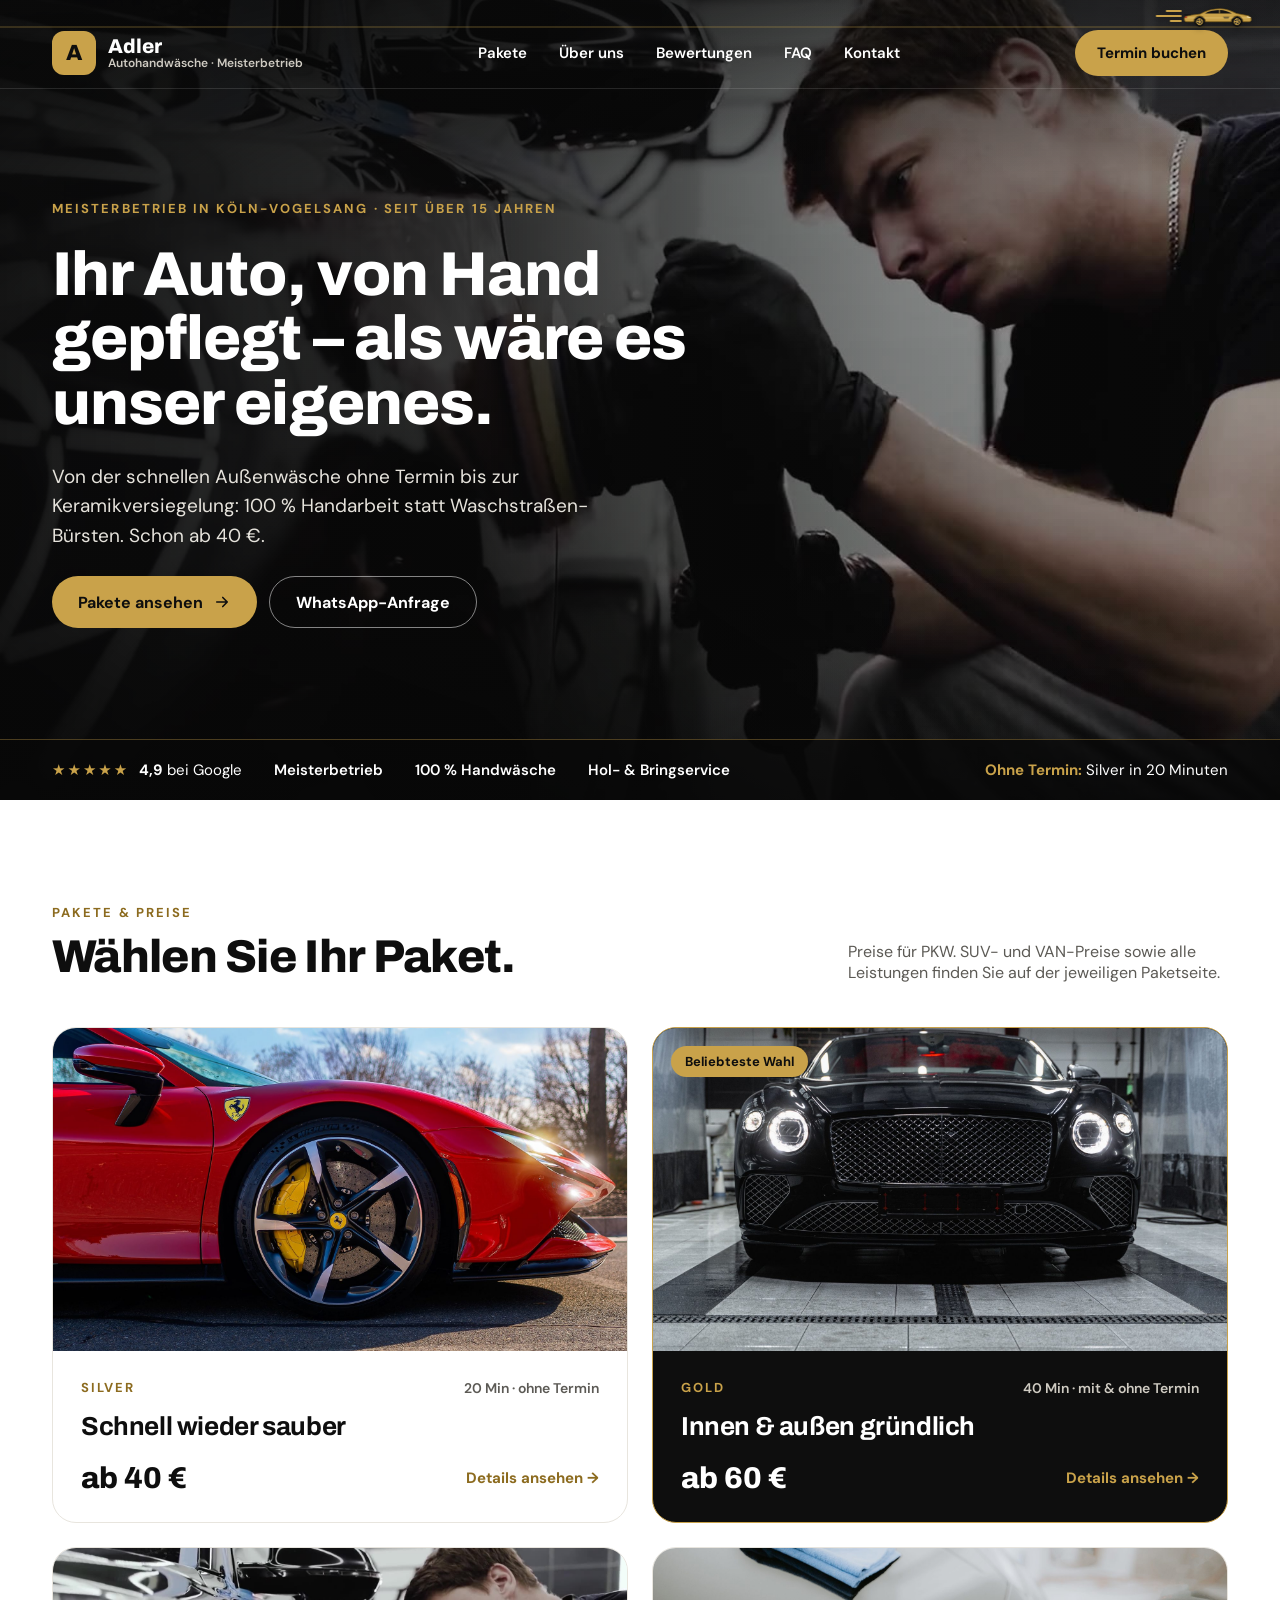
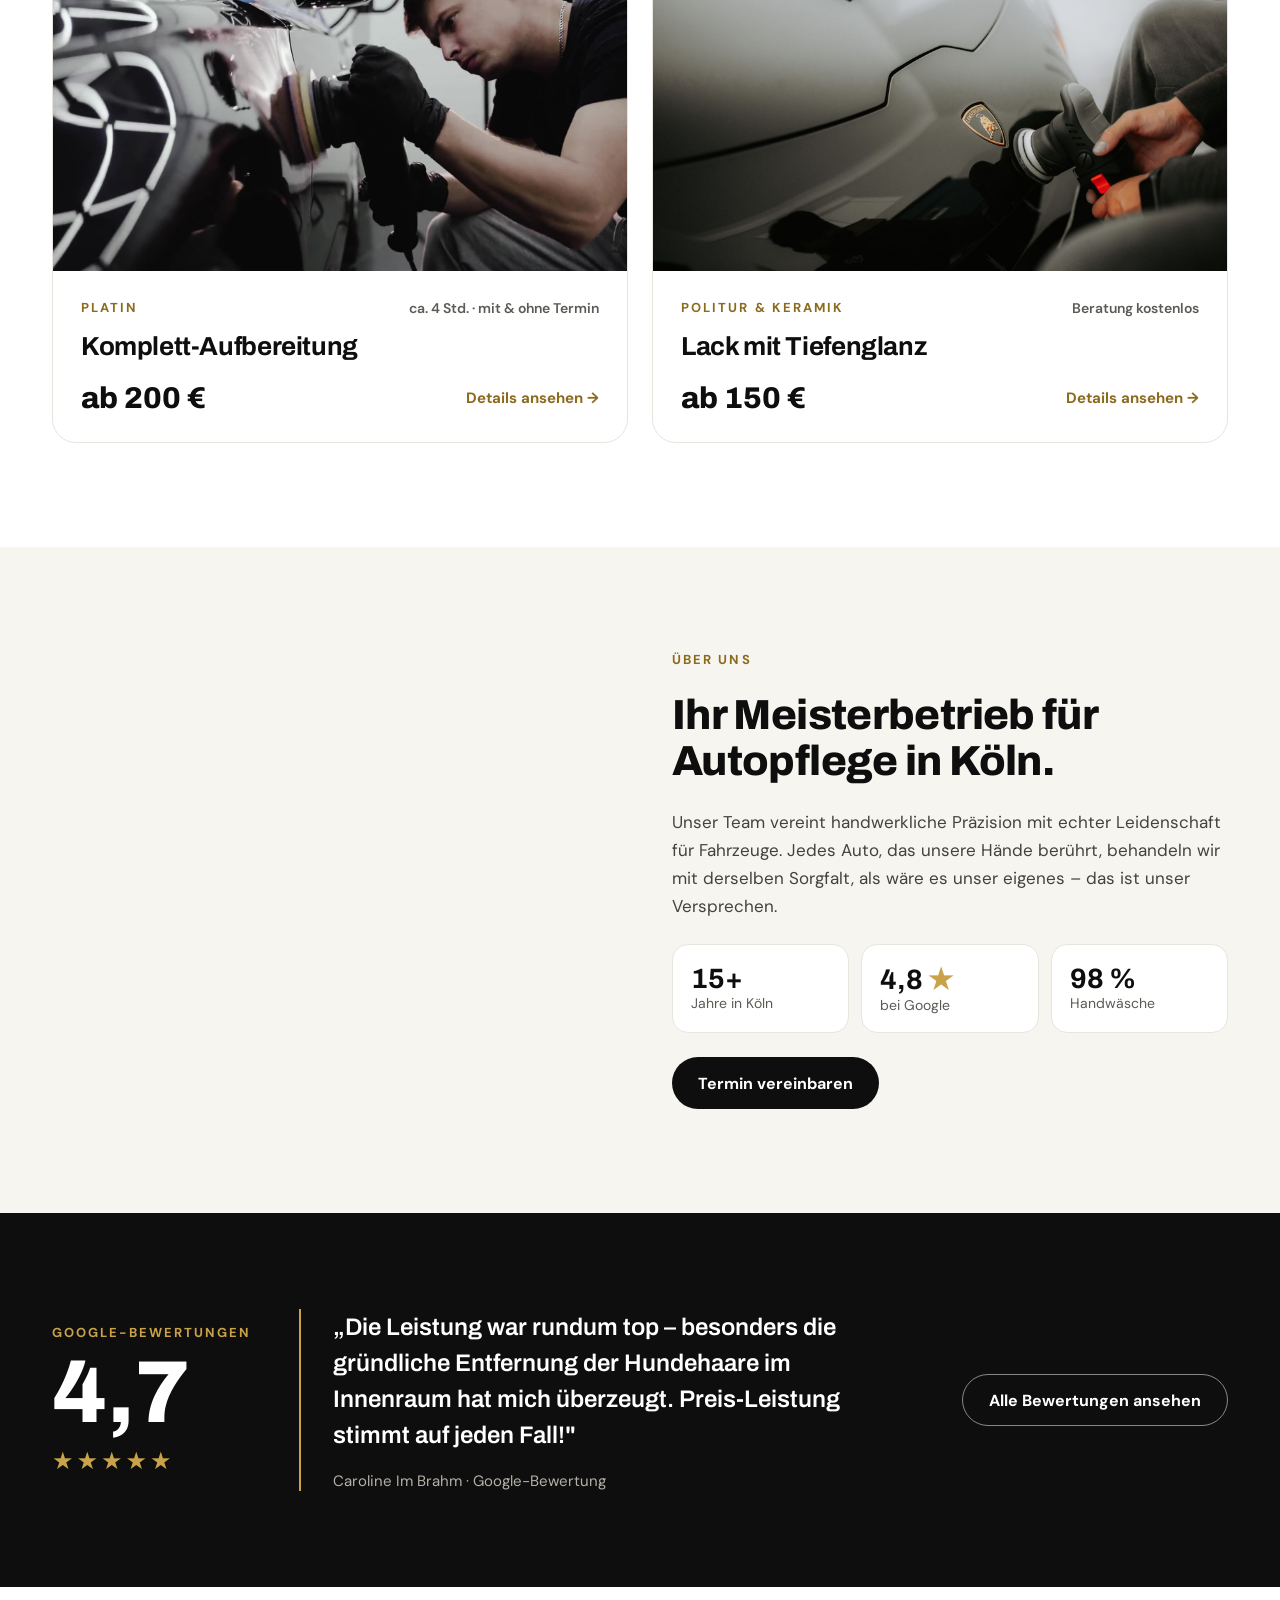
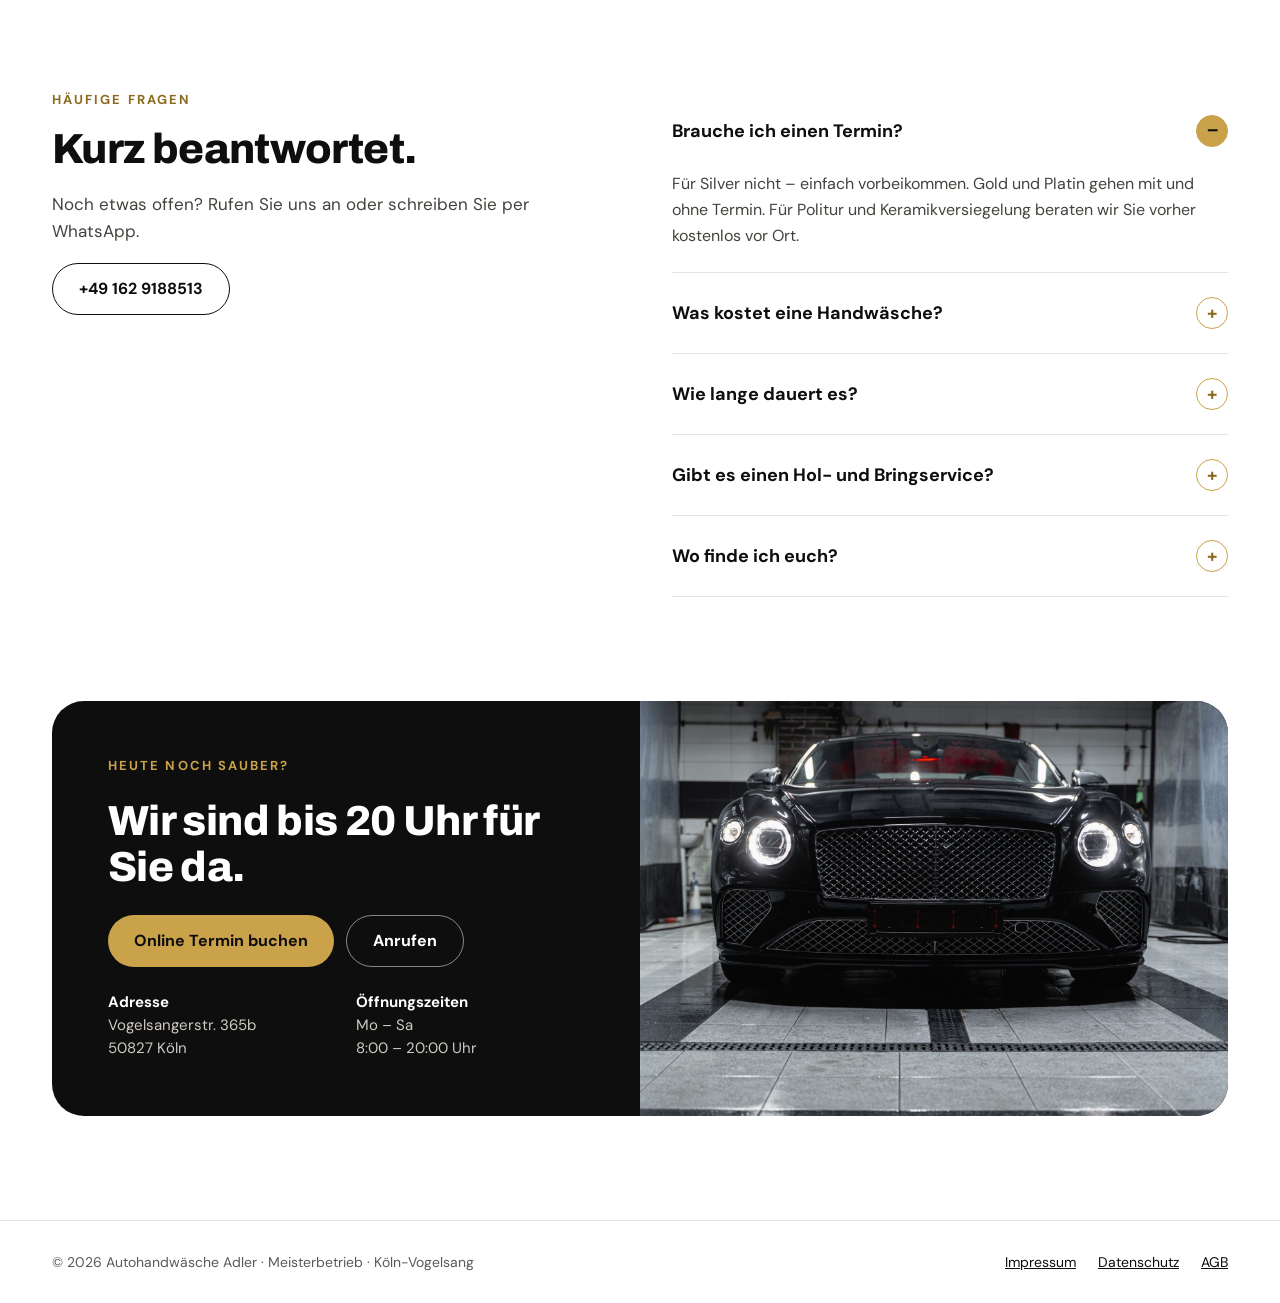
<file: index.html>
<!doctype html>
<html lang="de">
<head>
<meta charset="utf-8">
<meta name="viewport" content="width=device-width, initial-scale=1">
<title>Autohandwäsche & Autoaufbereitung Köln ab 40 € | Adler</title>
<meta name="description" content="Autohandwäsche Adler – Meisterbetrieb für Handwäsche, Aufbereitung, Politur und Keramikversiegelung in Köln-Vogelsang. 4,9★ bei Google, ab 40 €.">
<meta name="theme-color" content="#0E0E0E">
<link rel="preconnect" href="https://fonts.googleapis.com">
<link href="https://fonts.googleapis.com/css2?family=Archivo:wght@500;600;700;800&amp;family=DM+Sans:wght@400;500;600;700&amp;display=swap" rel="stylesheet">
<style>
body{margin:0;background:#FFFFFF;color:#0E0E0E;font-family:'DM Sans',system-ui,sans-serif;-webkit-font-smoothing:antialiased}
*{box-sizing:border-box}
a{color:#8C6B1F}a:hover{color:#0E0E0E}
h1,h2,h3{font-family:'Archivo',system-ui,sans-serif;margin:0;letter-spacing:-0.015em}
p{margin:0}
.wrap{max-width:1240px;margin:0 auto;padding:0 32px}
.btn{display:inline-flex;align-items:center;justify-content:center;gap:10px;min-height:52px;padding:0 26px;border-radius:999px;font-weight:700;font-size:16px;text-decoration:none;white-space:nowrap}
.btn-gold{background:#C9A24A;color:#0E0E0E}.btn-gold:hover{background:#DDB862;color:#0E0E0E}
.btn-black{background:#0E0E0E;color:#FFFFFF}.btn-black:hover{background:#2A2A2A;color:#FFFFFF}
.btn-line{border:1.5px solid rgba(255,255,255,.5);color:#FFFFFF}.btn-line:hover{border-color:#C9A24A;color:#C9A24A}
.btn-outline{border:1.5px solid #0E0E0E;color:#0E0E0E}.btn-outline:hover{background:#0E0E0E;color:#FFFFFF}
.eyebrow{font-size:13px;font-weight:700;letter-spacing:.16em;text-transform:uppercase;color:#8C6B1F}
.gold-txt{color:#C9A24A}
.nav{display:flex;gap:32px}.nav a{color:#FFFFFF;text-decoration:none;font-weight:600;font-size:15px}.nav a:hover{color:#C9A24A}
.cover{display:block;width:100%;object-fit:cover}
.hero{position:relative;overflow:hidden;background:#0B0B0B;min-height:800px;display:flex;flex-direction:column}
.hero-video{position:absolute;inset:0;width:100%;height:100%;object-fit:cover;object-position:60% 40%}
.hero-shade{position:absolute;inset:0;background:linear-gradient(90deg,rgba(8,8,8,.93) 0%,rgba(8,8,8,.8) 38%,rgba(8,8,8,.38) 70%,rgba(8,8,8,.15) 100%),linear-gradient(180deg,rgba(8,8,8,.6) 0%,rgba(8,8,8,0) 22%,rgba(8,8,8,0) 70%,rgba(8,8,8,.65) 100%)}
.hero-head{position:relative;z-index:2;border-bottom:1px solid rgba(255,255,255,.12)}
.hero-body{position:relative;z-index:2;flex:1;display:flex;align-items:center;padding-top:72px;padding-bottom:72px;width:100%}
.hero-trust{position:relative;z-index:2;background:rgba(8,8,8,.75);border-top:1px solid rgba(201,162,74,.35)}
.pk-grid{display:grid;grid-template-columns:repeat(2,minmax(0,1fr));gap:24px}
.pk{display:flex;flex-direction:column;border-radius:24px;overflow:hidden;background:#FFFFFF;border:1px solid #E8E5DE;text-decoration:none;color:#0E0E0E}
.pk:hover{border-color:#C9A24A;color:#0E0E0E}
.pk-dark{background:#0E0E0E;border:1.5px solid #C9A24A;color:#FFFFFF}.pk-dark:hover{color:#FFFFFF}
.split{display:grid;grid-template-columns:minmax(0,1fr) minmax(0,1fr);gap:64px;align-items:center}
details{border-bottom:1px solid #E8E5DE}
summary{cursor:pointer;list-style:none;padding:24px 0;font-weight:700;font-size:18px;display:flex;justify-content:space-between;gap:16px;align-items:center}
summary::-webkit-details-marker{display:none}
.plus{flex:none;width:32px;height:32px;border-radius:50%;border:1.5px solid #C9A24A;color:#8C6B1F;display:flex;align-items:center;justify-content:center;font-size:18px}
@media (max-width:900px){.split,.pk-grid{grid-template-columns:minmax(0,1fr);gap:28px}.nav{display:none}.hide-m{display:none}.hero{min-height:680px}.hero-shade{background:rgba(8,8,8,.72)}}
@media (max-width:560px){.wrap{padding:0 16px}.h1{font-size:40px}.h2{font-size:32px}.btn{width:100%}}
.veh-l{font-weight:700;font-size:15px;color:#5C5A55}.veh-p{font-family:Archivo,sans-serif;font-weight:800;font-size:28px}.sum-line{display:flex;justify-content:space-between;gap:12px}.sum-line strong{color:#FFFFFF;white-space:nowrap}[hidden]{display:none!important}html{scroll-behavior:smooth}
</style>
<link rel="stylesheet" href="assets/fx.css">
</head>
<body>
<div style="width: 100%; background: #FFFFFF">

<!-- Hero with video -->
<section id="top" class="hero">
<video class="hero-video" src="assets/hero.mp4" poster="assets/hero-poster.jpg" autoplay="" muted="" loop="" playsinline="" preload="auto" aria-hidden="true"></video>
<div class="hero-shade" aria-hidden="true"></div>
<header class="hero-head">
<div class="wrap" style="display: flex; align-items: center; justify-content: space-between; gap: 24px; min-height: 88px">
<a href="#top" style="display: flex; align-items: center; gap: 12px; text-decoration: none">
<span aria-hidden="true" style="width: 44px; height: 44px; border-radius: 12px; background: #C9A24A; color: #0E0E0E; display: flex; align-items: center; justify-content: center; font-family: 'Archivo', sans-serif; font-weight: 800; font-size: 22px">A</span>
<span style="display: flex; flex-direction: column; line-height: 1.1"><span style="font-family: 'Archivo', sans-serif; font-weight: 800; font-size: 20px; color: #FFFFFF">Adler</span><span style="font-size: 12px; color: #CFCBC2; font-weight: 600">Autohandwäsche · Meisterbetrieb</span></span>
</a>
<nav class="nav" aria-label="Hauptnavigation">
<a href="#pakete">Pakete</a>
<a href="#ueber-uns">Über uns</a>
<a href="#bewertungen">Bewertungen</a>
<a href="#faq">FAQ</a>
<a href="#kontakt">Kontakt</a>
</nav>
<a class="btn btn-gold" href="https://www.cal.eu/adlerwash?redirect=false" style="min-height: 46px; padding: 0 22px; font-size: 15px">Termin buchen</a>
</div>
</header>
<div class="wrap hero-body">
<div style="display: flex; flex-direction: column; gap: 26px; max-width: 640px">
<span class="eyebrow gold-txt" style="color: #C9A24A">Meisterbetrieb in Köln-Vogelsang · seit über 15 Jahren</span>
<h1 class="h1" style="font-size: 62px; line-height: 1.04; font-weight: 800; color: #FFFFFF">Ihr Auto, von Hand gepflegt – als wäre es unser eigenes.</h1>
<p style="font-size: 19px; line-height: 1.55; color: #E6E3DC; max-width: 540px">Von der schnellen Außenwäsche ohne Termin bis zur Keramikversiegelung: 100 % Handarbeit statt Waschstraßen-Bürsten. Schon ab 40 €.</p>
<div style="display: flex; flex-wrap: wrap; gap: 12px">
<a class="btn btn-gold" href="#pakete">Pakete ansehen
<svg width="18" height="18" viewBox="0 0 24 24" fill="none" stroke="currentColor" stroke-width="2.2" stroke-linecap="round" stroke-linejoin="round" aria-hidden="true"><path d="M5 12h14M13 6l6 6-6 6"/></svg></a>
<a class="btn btn-line" href="https://api.whatsapp.com/send?phone=491629188513">WhatsApp-Anfrage</a>
</div>
</div>
</div>
<div class="hero-trust">
<div class="wrap" style="display: flex; flex-wrap: wrap; align-items: center; justify-content: space-between; gap: 14px 28px; padding-top: 20px; padding-bottom: 20px; color: #FFFFFF; font-size: 15px">
<div style="display: flex; flex-wrap: wrap; gap: 14px 32px; align-items: center">
<span style="display: flex; align-items: center; gap: 10px"><span style="color: #C9A24A; letter-spacing: 2px" aria-hidden="true">★★★★★</span><span><strong>4,9</strong> bei Google</span></span>
<span style="font-weight: 600">Meisterbetrieb</span>
<span style="font-weight: 600">100 % Handwäsche</span>
<span style="font-weight: 600">Hol- &amp; Bringservice</span>
</div>
<span><strong class="gold-txt" style="color: #C9A24A">Ohne Termin:</strong> Silver in 20 Minuten</span>
</div>
</div>
</section>

<!-- Pakete -->
<section id="pakete" style="padding: 104px 0">
<div class="wrap" style="display: flex; flex-direction: column; gap: 44px">
<div style="display: flex; flex-wrap: wrap; justify-content: space-between; align-items: flex-end; gap: 16px">
<div style="display: flex; flex-direction: column; gap: 12px">
<span class="eyebrow">Pakete &amp; Preise</span>
<h2 class="h2" style="font-size: 46px; line-height: 1.08; font-weight: 800">Wählen Sie Ihr Paket.</h2>
</div>
<p style="font-size: 16px; color: #5C5A55; max-width: 380px">Preise für PKW. SUV- und VAN-Preise sowie alle Leistungen finden Sie auf der jeweiligen Paketseite.</p>
</div>
<div class="pk-grid">

<a class="pk" href="silver.html">
<img class="cover" src="assets/ferrari.jpg" alt="Roter Sportwagen mit glänzendem Lack" style="aspect-ratio: 16 / 9; object-position: 55% 58%">
<div style="padding: 28px; display: flex; flex-direction: column; gap: 14px">
<div style="display: flex; justify-content: space-between; align-items: center; gap: 12px"><span class="eyebrow">Silver</span><span style="font-size: 14px; font-weight: 600; color: #5C5A55">20 Min · ohne Termin</span></div>
<h3 style="font-size: 26px; line-height: 1.2">Schnell wieder sauber</h3>
<div style="display: flex; justify-content: space-between; align-items: center; gap: 12px; padding-top: 6px">
<span style="font-family: 'Archivo', sans-serif; font-weight: 800; font-size: 30px">ab 40 €</span>
<span style="font-weight: 700; font-size: 15px; color: #8C6B1F">Details ansehen →</span>
</div>
</div>
</a>

<a class="pk pk-dark" href="gold.html" style="position: relative">
<span style="position: absolute; top: 18px; left: 18px; background: #C9A24A; color: #0E0E0E; font-size: 13px; font-weight: 700; padding: 7px 14px; border-radius: 999px">Beliebteste Wahl</span>
<img class="cover" src="assets/bentley.jpg" alt="Bentley in der Waschhalle" style="aspect-ratio: 16 / 9; object-position: 50% 45%">
<div style="padding: 28px; display: flex; flex-direction: column; gap: 14px">
<div style="display: flex; justify-content: space-between; align-items: center; gap: 12px"><span class="eyebrow" style="color: #C9A24A">Gold</span><span style="font-size: 14px; font-weight: 600; color: #CFCBC2">40 Min · mit &amp; ohne Termin</span></div>
<h3 style="font-size: 26px; line-height: 1.2; color: #FFFFFF">Innen &amp; außen gründlich</h3>
<div style="display: flex; justify-content: space-between; align-items: center; gap: 12px; padding-top: 6px">
<span style="font-family: 'Archivo', sans-serif; font-weight: 800; font-size: 30px; color: #FFFFFF">ab 60 €</span>
<span style="font-weight: 700; font-size: 15px; color: #C9A24A">Details ansehen →</span>
</div>
</div>
</a>

<a class="pk" href="platin.html">
<img class="cover" src="assets/hero-poster.jpg" alt="Profi bei der Fahrzeugaufbereitung" style="aspect-ratio: 16 / 9; object-position: 60% 40%">
<div style="padding: 28px; display: flex; flex-direction: column; gap: 14px">
<div style="display: flex; justify-content: space-between; align-items: center; gap: 12px"><span class="eyebrow">Platin</span><span style="font-size: 14px; font-weight: 600; color: #5C5A55">ca. 4 Std. · mit &amp; ohne Termin</span></div>
<h3 style="font-size: 26px; line-height: 1.2">Komplett-Aufbereitung</h3>
<div style="display: flex; justify-content: space-between; align-items: center; gap: 12px; padding-top: 6px">
<span style="font-family: 'Archivo', sans-serif; font-weight: 800; font-size: 30px">ab 200 €</span>
<span style="font-weight: 700; font-size: 15px; color: #8C6B1F">Details ansehen →</span>
</div>
</div>
</a>

<a class="pk" href="politur.html">
<img class="cover" src="assets/polish.jpg" alt="Lackpolitur an einem Sportwagen" style="aspect-ratio: 16 / 9; object-position: 60% 50%">
<div style="padding: 28px; display: flex; flex-direction: column; gap: 14px">
<div style="display: flex; justify-content: space-between; align-items: center; gap: 12px"><span class="eyebrow">Politur &amp; Keramik</span><span style="font-size: 14px; font-weight: 600; color: #5C5A55">Beratung kostenlos</span></div>
<h3 style="font-size: 26px; line-height: 1.2">Lack mit Tiefenglanz</h3>
<div style="display: flex; justify-content: space-between; align-items: center; gap: 12px; padding-top: 6px">
<span style="font-family: 'Archivo', sans-serif; font-weight: 800; font-size: 30px">ab 150 €</span>
<span style="font-weight: 700; font-size: 15px; color: #8C6B1F">Details ansehen →</span>
</div>
</div>
</a>

</div>
</div>
</section>

<!-- Über uns -->
<section id="ueber-uns" style="background: #F7F5F0; padding: 104px 0">
<div class="wrap split">
<img class="cover" src="assets/hero-poster.jpg" alt="Mitarbeiter poliert den Lack eines Fahrzeugs" style="aspect-ratio: 5 / 4; border-radius: 28px; object-position: 70% 40%">
<div style="display: flex; flex-direction: column; gap: 24px">
<span class="eyebrow">Über uns</span>
<h2 class="h2" style="font-size: 42px; line-height: 1.1; font-weight: 800">Ihr Meisterbetrieb für Autopflege in Köln.</h2>
<p style="font-size: 17px; line-height: 1.65; color: #44423D">Unser Team vereint handwerkliche Präzision mit echter Leidenschaft für Fahrzeuge. Jedes Auto, das unsere Hände berührt, behandeln wir mit derselben Sorgfalt, als wäre es unser eigenes – das ist unser Versprechen.</p>
<div style="display: grid; grid-template-columns: repeat(3, minmax(0, 1fr)); gap: 12px">
<div style="background: #FFFFFF; border-radius: 16px; padding: 18px; border: 1px solid #E8E5DE"><strong style="font-family: 'Archivo', sans-serif; font-size: 28px">15+</strong><div style="font-size: 14px; color: #5C5A55">Jahre in Köln</div></div>
<div style="background: #FFFFFF; border-radius: 16px; padding: 18px; border: 1px solid #E8E5DE"><strong style="font-family: 'Archivo', sans-serif; font-size: 28px">4,9 <span style="color: #C9A24A">★</span></strong><div style="font-size: 14px; color: #5C5A55">bei Google</div></div>
<div style="background: #FFFFFF; border-radius: 16px; padding: 18px; border: 1px solid #E8E5DE"><strong style="font-family: 'Archivo', sans-serif; font-size: 28px">100 %</strong><div style="font-size: 14px; color: #5C5A55">Handwäsche</div></div>
</div>
<div><a class="btn btn-black" href="https://www.cal.eu/adlerwash?redirect=false">Termin vereinbaren</a></div>
</div>
</div>
</section>

<!-- Bewertungen -->
<section id="bewertungen" style="background: #0E0E0E; color: #FFFFFF; padding: 96px 0">
<div class="wrap" style="display: flex; flex-wrap: wrap; gap: 48px; align-items: center; justify-content: space-between">
<div style="display: flex; flex-direction: column; gap: 8px">
<span class="eyebrow" style="color: #C9A24A">Google-Bewertungen</span>
<span style="font-family: 'Archivo', sans-serif; font-weight: 800; font-size: 88px; line-height: 1">4,9</span>
<span style="color: #C9A24A; font-size: 24px; letter-spacing: 3px" aria-hidden="true">★★★★★</span>
</div>
<div style="flex: 1 1 460px; display: flex; flex-direction: column; gap: 18px; border-left: 2px solid #C9A24A; padding-left: 32px">
<p style="font-size: 24px; line-height: 1.5; font-family: 'Archivo', sans-serif; font-weight: 600">„Die Leistung war rundum top – besonders die gründliche Entfernung der Hundehaare im Innenraum hat mich überzeugt. Preis-Leistung stimmt auf jeden Fall!"</p>
<span style="color: #B5B1A8; font-size: 15px">Caroline Im Brahm · Google-Bewertung</span>
</div>
<a class="btn btn-line" href="https://www.google.com/maps/search/Autohandw%C3%A4sche+Adler+K%C3%B6ln">Alle Bewertungen ansehen</a>
</div>
</section>

<!-- FAQ -->
<section id="faq" style="padding: 104px 0">
<div class="wrap split" style="align-items: start">
<div style="display: flex; flex-direction: column; gap: 18px">
<span class="eyebrow">Häufige Fragen</span>
<h2 class="h2" style="font-size: 42px; line-height: 1.1; font-weight: 800">Kurz beantwortet.</h2>
<p style="font-size: 17px; line-height: 1.6; color: #44423D">Noch etwas offen? Rufen Sie uns an oder schreiben Sie per WhatsApp.</p>
<div><a class="btn btn-outline" href="tel:+491629188513">+49 162 9188513</a></div>
</div>
<div>
<details open="">
<summary>Brauche ich einen Termin?<span class="plus" aria-hidden="true">–</span></summary>
<p style="padding: 0 0 24px; font-size: 16px; line-height: 1.6; color: #44423D">Für Silver nicht – einfach vorbeikommen. Gold und Platin gehen mit und ohne Termin. Für Politur und Keramikversiegelung beraten wir Sie vorher kostenlos vor Ort.</p>
</details>
<details>
<summary>Was kostet eine Handwäsche?<span class="plus" aria-hidden="true">+</span></summary>
<p style="padding: 0 0 24px; font-size: 16px; line-height: 1.6; color: #44423D">Für PKW: Silver ab 40 €, Gold ab 60 €, Platin ab 200 €, Politur ab 150 €. SUV und VAN kosten etwas mehr.</p>
</details>
<details>
<summary>Wie lange dauert es?<span class="plus" aria-hidden="true">+</span></summary>
<p style="padding: 0 0 24px; font-size: 16px; line-height: 1.6; color: #44423D">Silver ca. 20 Minuten, Gold ca. 40 Minuten, Platin ca. 4 Stunden.</p>
</details>
<details>
<summary>Gibt es einen Hol- und Bringservice?<span class="plus" aria-hidden="true">+</span></summary>
<p style="padding: 0 0 24px; font-size: 16px; line-height: 1.6; color: #44423D">Ja: bis 5 km für 40 €, bis 10 km für 55 €, bis 15 km für 65 €.</p>
</details>
<details>
<summary>Wo finde ich euch?<span class="plus" aria-hidden="true">+</span></summary>
<p style="padding: 0 0 24px; font-size: 16px; line-height: 1.6; color: #44423D">Vogelsangerstr. 365b, 50827 Köln. Geöffnet Montag bis Samstag, 8 bis 20 Uhr.</p>
</details>
</div>
</div>
</section>

<!-- Kontakt -->
<section id="kontakt" style="padding: 0 0 104px">
<div class="wrap">
<div style="background: #0E0E0E; color: #FFFFFF; border-radius: 32px; overflow: hidden; display: grid; grid-template-columns: repeat(auto-fit, minmax(320px, 1fr))">
<div style="padding: 56px; display: flex; flex-direction: column; gap: 24px; justify-content: center">
<span class="eyebrow" style="color: #C9A24A">Heute noch sauber?</span>
<h2 class="h2" style="font-size: 42px; line-height: 1.1; font-weight: 800">Wir sind bis 20 Uhr für Sie da.</h2>
<div style="display: flex; flex-wrap: wrap; gap: 12px">
<a class="btn btn-gold" href="https://www.cal.eu/adlerwash?redirect=false">Online Termin buchen</a>
<a class="btn btn-line" href="tel:+491629188513">Anrufen</a>
</div>
<div style="display: grid; grid-template-columns: repeat(2, minmax(0, 1fr)); gap: 20px; font-size: 15px; line-height: 1.55; color: #CFCBC2">
<div><strong style="color: #FFFFFF">Adresse</strong><br>Vogelsangerstr. 365b<br>50827 Köln</div>
<div><strong style="color: #FFFFFF">Öffnungszeiten</strong><br>Mo – Sa<br>8:00 – 20:00 Uhr</div>
</div>
</div>
<img class="cover" src="assets/bentley.jpg" alt="Frisch gewaschener Bentley in der Halle" style="height: 100%; min-height: 380px; object-position: 50% 40%">
</div>
</div>
</section>

<!-- Footer -->
<footer style="border-top: 1px solid #E8E5DE; padding: 32px 0; font-size: 14px; color: #5C5A55">
<div class="wrap" style="display: flex; flex-wrap: wrap; justify-content: space-between; gap: 16px">
<span>© 2026 Autohandwäsche Adler · Meisterbetrieb · Köln-Vogelsang</span>
<div style="display: flex; gap: 22px; flex-wrap: wrap">
<a href="https://adlerwash.de/impressum" style="color: #0E0E0E">Impressum</a>
<a href="https://adlerwash.de/datenschutz" style="color: #0E0E0E">Datenschutz</a>
<a href="https://adlerwash.de/agb" style="color: #0E0E0E">AGB</a>
</div>
</div>
</footer>

</div>

<script src="assets/fx.js" defer></script>
</body>
</html>
</file>
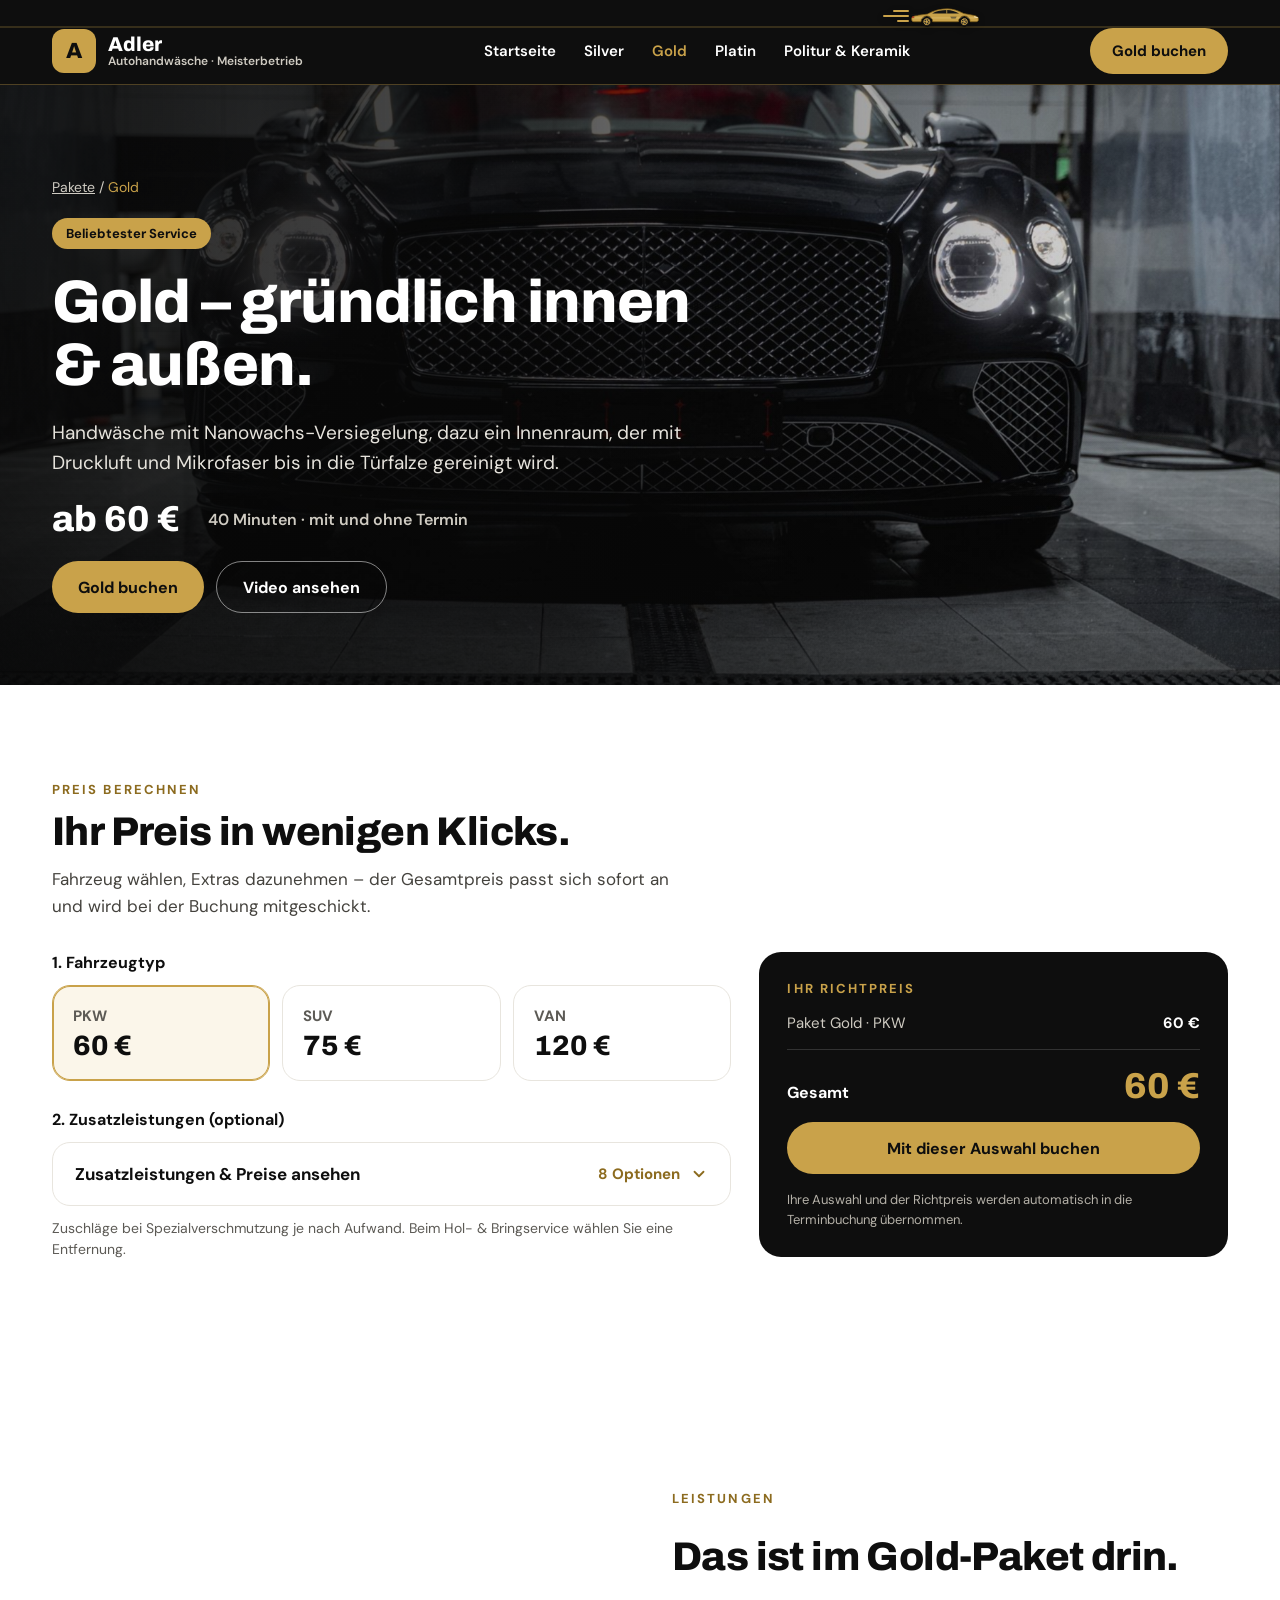
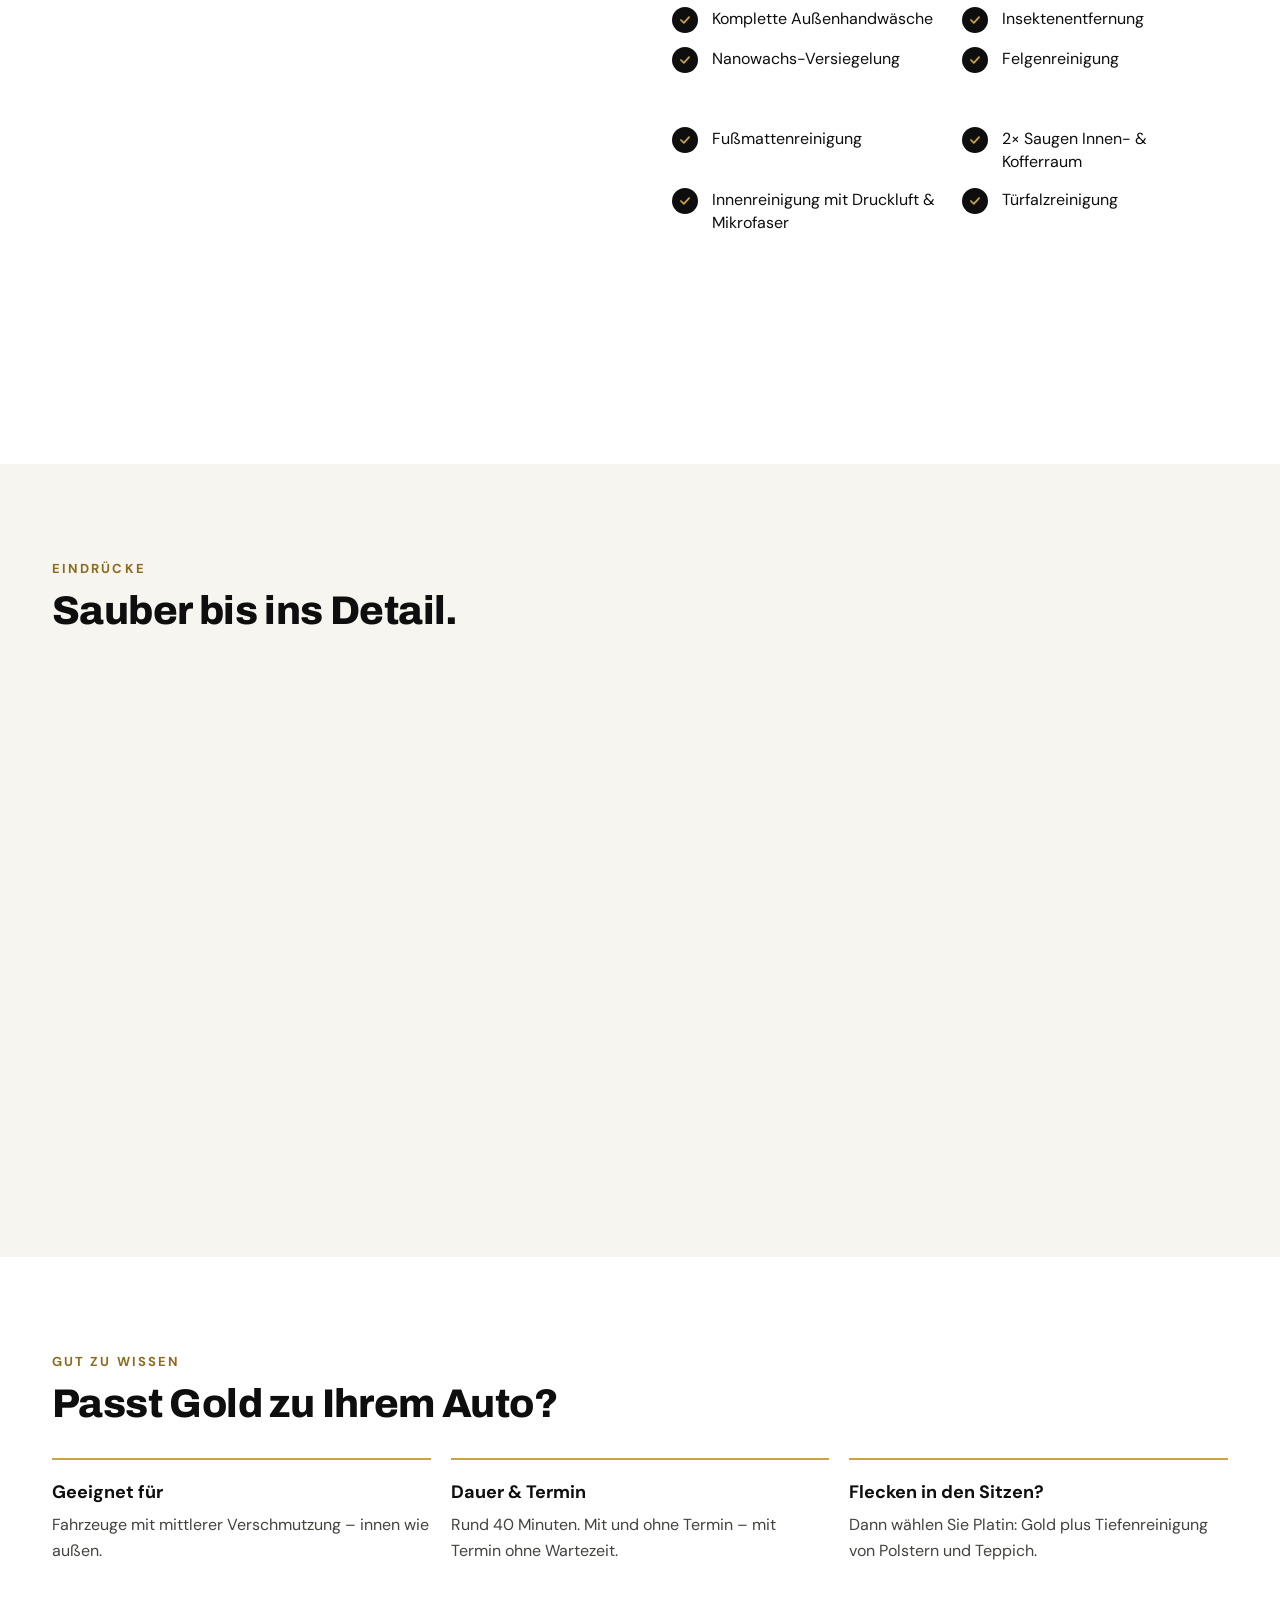
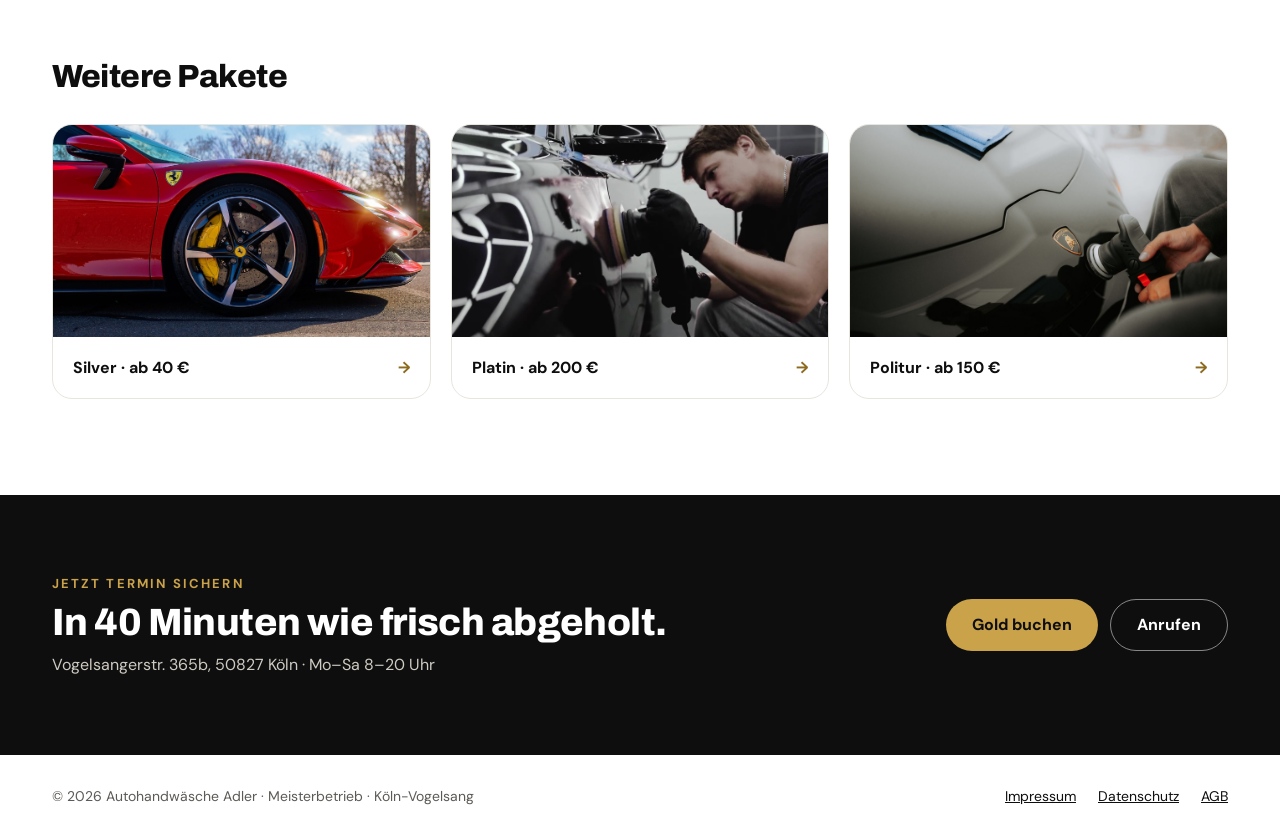
<file: gold.html>
<!doctype html>
<html lang="de">
<head>
<meta charset="utf-8">
<meta name="viewport" content="width=device-width, initial-scale=1">
<title>Gold-Paket ab 60 € – Innen & außen | Adler Köln</title>
<meta name="description" content="Autohandwäsche Adler – Meisterbetrieb für Handwäsche, Aufbereitung, Politur und Keramikversiegelung in Köln-Vogelsang. 4,9★ bei Google, ab 40 €.">
<meta name="theme-color" content="#0E0E0E">
<link rel="preconnect" href="https://fonts.googleapis.com">
<link href="https://fonts.googleapis.com/css2?family=Archivo:wght@500;600;700;800&amp;family=DM+Sans:wght@400;500;600;700&amp;display=swap" rel="stylesheet">
<style>
body{margin:0;background:#FFFFFF;color:#0E0E0E;font-family:'DM Sans',system-ui,sans-serif;-webkit-font-smoothing:antialiased}
*{box-sizing:border-box}
a{color:#8C6B1F}a:hover{color:#0E0E0E}
h1,h2,h3{font-family:'Archivo',system-ui,sans-serif;margin:0;letter-spacing:-0.015em}
p{margin:0}
.wrap{max-width:1240px;margin:0 auto;padding:0 32px}
.btn{display:inline-flex;align-items:center;justify-content:center;gap:10px;min-height:52px;padding:0 26px;border-radius:999px;font-weight:700;font-size:16px;text-decoration:none;white-space:nowrap}
.btn-gold{background:#C9A24A;color:#0E0E0E}.btn-gold:hover{background:#DDB862;color:#0E0E0E}
.btn-black{background:#0E0E0E;color:#FFFFFF}.btn-black:hover{background:#2A2A2A;color:#FFFFFF}
.btn-line{border:1.5px solid rgba(255,255,255,.5);color:#FFFFFF}.btn-line:hover{border-color:#C9A24A;color:#C9A24A}
.eyebrow{font-size:13px;font-weight:700;letter-spacing:.16em;text-transform:uppercase;color:#8C6B1F}
.nav{display:flex;gap:28px}.nav a{color:#FFFFFF;text-decoration:none;font-weight:600;font-size:15px}.nav a:hover,.nav a.on{color:#C9A24A}
.cover{display:block;width:100%;object-fit:cover}
.sub-hero{position:relative;overflow:hidden;background:#0B0B0B;min-height:600px;display:flex;align-items:flex-end}
.sub-hero img{position:absolute;inset:0;width:100%;height:100%;object-fit:cover}
.sub-shade{position:absolute;inset:0;background:linear-gradient(90deg,rgba(8,8,8,.9) 0%,rgba(8,8,8,.7) 42%,rgba(8,8,8,.2) 80%),linear-gradient(0deg,rgba(8,8,8,.6) 0%,rgba(8,8,8,0) 45%)}
.price-row{display:grid;grid-template-columns:repeat(3,minmax(0,1fr));gap:20px}
.price{border:1.5px solid #C9A24A;border-radius:22px;padding:28px;display:flex;flex-direction:column;gap:12px;background:#FFFFFF}
.split{display:grid;grid-template-columns:minmax(0,1fr) minmax(0,1fr);gap:64px;align-items:center}
.checks{list-style:none;margin:0;padding:0;display:grid;grid-template-columns:repeat(2,minmax(0,1fr));gap:14px 24px}
.checks li{display:flex;gap:14px;align-items:flex-start;font-size:16px;line-height:1.45}
.tick{flex:none;width:26px;height:26px;border-radius:50%;background:#0E0E0E;display:flex;align-items:center;justify-content:center}
.gallery{display:grid;grid-template-columns:repeat(3,minmax(0,1fr));grid-auto-rows:240px;gap:16px}
.gallery img{width:100%;height:100%;object-fit:cover;border-radius:20px;display:block}
.g-big{grid-column:span 2;grid-row:span 2}
.info{display:grid;grid-template-columns:repeat(3,minmax(0,1fr));gap:20px}
.others{display:grid;grid-template-columns:repeat(3,minmax(0,1fr));gap:20px}
.other{display:flex;flex-direction:column;border:1px solid #E8E5DE;border-radius:20px;overflow:hidden;text-decoration:none;color:#0E0E0E}
.other:hover{border-color:#C9A24A;color:#0E0E0E}
.cfg{display:grid;grid-template-columns:minmax(0,1.45fr) minmax(0,1fr);gap:28px;align-items:start}
.veh-row{display:grid;grid-template-columns:repeat(3,minmax(0,1fr));gap:12px}
.veh{min-height:96px;border:1.5px solid #E8E5DE;border-radius:18px;background:#FFFFFF;cursor:pointer;display:flex;flex-direction:column;align-items:flex-start;justify-content:center;gap:4px;padding:16px 20px;font:inherit;color:#0E0E0E;text-align:left}
.veh:hover{border-color:#C9A24A}
.veh.on{border-color:#C9A24A;background:#FBF6EA;box-shadow:inset 0 0 0 1px #C9A24A}
.drop{border:1px solid #E8E5DE;border-radius:18px;background:#FFFFFF;overflow:hidden}
.drop summary{cursor:pointer;list-style:none;padding:20px 22px;display:flex;justify-content:space-between;align-items:center;gap:12px;font-weight:700;font-size:17px}
.drop summary::-webkit-details-marker{display:none}
.opt{display:flex;align-items:center;gap:14px;padding:14px 22px;border-top:1px solid #F0EDE6;cursor:pointer;font-size:15px;line-height:1.4}
.opt:hover{background:#FBF9F4}
.opt.on{background:#FBF6EA}
.opt input{width:20px;height:20px;accent-color:#0E0E0E;flex:none;margin:0}
.opt-price{margin-left:auto;font-weight:700;white-space:nowrap;padding-left:12px}
.sum{background:#0E0E0E;color:#FFFFFF;border-radius:22px;padding:28px;display:flex;flex-direction:column;gap:16px}
@media (max-width:900px){.cfg{grid-template-columns:minmax(0,1fr)}.split,.price-row,.info,.others{grid-template-columns:minmax(0,1fr);gap:20px}.gallery{grid-template-columns:repeat(2,minmax(0,1fr));grid-auto-rows:180px}.nav{display:none}.sub-hero{min-height:520px}.sub-shade{background:rgba(8,8,8,.7)}}
@media (max-width:560px){.wrap{padding:0 16px}.h1{font-size:40px}.h2{font-size:30px}.btn{width:100%}.checks{grid-template-columns:minmax(0,1fr)}.g-big{grid-column:span 2;grid-row:span 1}}
.veh-l{font-weight:700;font-size:15px;color:#5C5A55}.veh-p{font-family:Archivo,sans-serif;font-weight:800;font-size:28px}.sum-line{display:flex;justify-content:space-between;gap:12px}.sum-line strong{color:#FFFFFF;white-space:nowrap}[hidden]{display:none!important}html{scroll-behavior:smooth}
</style>
<link rel="stylesheet" href="assets/fx.css">
</head>
<body>
<div style="width: 100%; background: #FFFFFF">

<header style="background: #0E0E0E; border-bottom: 1px solid rgba(201,162,74,.35)">
<div class="wrap" style="display: flex; align-items: center; justify-content: space-between; gap: 24px; min-height: 84px">
<a href="index.html" style="display: flex; align-items: center; gap: 12px; text-decoration: none">
<span aria-hidden="true" style="width: 44px; height: 44px; border-radius: 12px; background: #C9A24A; color: #0E0E0E; display: flex; align-items: center; justify-content: center; font-family: 'Archivo', sans-serif; font-weight: 800; font-size: 22px">A</span>
<span style="display: flex; flex-direction: column; line-height: 1.1"><span style="font-family: 'Archivo', sans-serif; font-weight: 800; font-size: 20px; color: #FFFFFF">Adler</span><span style="font-size: 12px; color: #CFCBC2; font-weight: 600">Autohandwäsche · Meisterbetrieb</span></span>
</a>
<nav class="nav" aria-label="Pakete">
<a href="index.html">Startseite</a>
<a href="silver.html">Silver</a>
<a class="on" href="gold.html">Gold</a>
<a href="platin.html">Platin</a>
<a href="politur.html">Politur &amp; Keramik</a>
</nav>
<a class="btn btn-gold" href="https://cal.eu/adlerwash/gold" style="min-height: 46px; padding: 0 22px; font-size: 15px">Gold buchen</a>
</div>
</header>

<section class="sub-hero">
<img src="assets/bentley.jpg" alt="Schwarzer Bentley frisch gewaschen in der Halle" style="object-position: 60% 45%">
<div class="sub-shade" aria-hidden="true"></div>
<div class="wrap" style="position: relative; z-index: 2; width: 100%; padding-top: 80px; padding-bottom: 72px">
<div style="display: flex; flex-direction: column; gap: 22px; max-width: 640px">
<span style="font-size: 14px; color: #CFCBC2"><a href="index.html#pakete" style="color: #CFCBC2">Pakete</a> / <span style="color: #C9A24A">Gold</span></span>
<span style="align-self: flex-start; background: #C9A24A; color: #0E0E0E; font-size: 13px; font-weight: 700; padding: 7px 14px; border-radius: 999px">Beliebtester Service</span>
<h1 class="h1" style="font-size: 60px; line-height: 1.04; font-weight: 800; color: #FFFFFF">Gold – gründlich innen &amp; außen.</h1>
<p style="font-size: 19px; line-height: 1.55; color: #E6E3DC">Handwäsche mit Nanowachs-Versiegelung, dazu ein Innenraum, der mit Druckluft und Mikrofaser bis in die Türfalze gereinigt wird.</p>
<div style="display: flex; flex-wrap: wrap; gap: 12px 28px; align-items: center; color: #FFFFFF">
<span style="font-family: 'Archivo', sans-serif; font-weight: 800; font-size: 36px">ab 60 €</span>
<span style="font-weight: 600; color: #CFCBC2">40 Minuten · mit und ohne Termin</span>
</div>
<div style="display: flex; flex-wrap: wrap; gap: 12px">
<a class="btn btn-gold" href="https://cal.eu/adlerwash/gold">Gold buchen</a>
<a class="btn btn-line" href="https://videopress.com/embed/jfWCWGV0">Video ansehen</a>
</div>
</div>
</div>
</section>

<section style="padding: 96px 0 0">
<div class="wrap" style="display: flex; flex-direction: column; gap: 32px">
<div style="display: flex; flex-direction: column; gap: 12px">
<span class="eyebrow">Preis berechnen</span>
<h2 class="h2" style="font-size: 40px; line-height: 1.1; font-weight: 800">Ihr Preis in wenigen Klicks.</h2>
<p style="font-size: 17px; line-height: 1.6; color: #44423D; max-width: 640px">Fahrzeug wählen, Extras dazunehmen – der Gesamtpreis passt sich sofort an und wird bei der Buchung mitgeschickt.</p>
</div>
<div class="cfg" id="rechner" data-paket='{"name":"Gold","slug":"gold","prices":{"PKW":60,"SUV":75,"VAN":120}}'>
<div style="display: flex; flex-direction: column; gap: 28px">
<div style="display: flex; flex-direction: column; gap: 12px">
<strong style="font-size: 16px">1. Fahrzeugtyp</strong>
<div class="veh-row" data-veh></div>
</div>
<div style="display: flex; flex-direction: column; gap: 12px">
<strong style="font-size: 16px">2. Zusatzleistungen (optional)</strong>
<details class="drop">
<summary><span>Zusatzleistungen &amp; Preise ansehen</span><span style="display: flex; align-items: center; gap: 10px; color: #8C6B1F; font-size: 15px"><span data-count>8 Optionen</span><svg width="18" height="18" viewBox="0 0 24 24" fill="none" stroke="currentColor" stroke-width="2.4" stroke-linecap="round" stroke-linejoin="round" aria-hidden="true"><path d="M6 9l6 6 6-6"/></svg></span></summary>
<div data-opts></div>
</details>
<p style="font-size: 14px; color: #5C5A55; line-height: 1.5">Zuschläge bei Spezialverschmutzung je nach Aufwand. Beim Hol- &amp; Bringservice wählen Sie eine Entfernung.</p>
</div>
</div>
<div class="sum">
<span class="eyebrow" style="color: #C9A24A">Ihr Richtpreis</span>
<div data-lines style="display: flex; flex-direction: column; gap: 10px; font-size: 15px; color: #CFCBC2"></div>
<div style="border-top: 1px solid rgba(255,255,255,.15); padding-top: 16px; display: flex; justify-content: space-between; align-items: baseline; gap: 12px; flex-wrap: wrap"><span style="font-weight: 700">Gesamt</span><span data-total style="font-family: 'Archivo', sans-serif; font-weight: 800; font-size: 36px; color: #C9A24A; white-space: nowrap"></span></div>
<span data-anfrage hidden style="font-size: 13px; color: #CFCBC2">+ Positionen auf Anfrage – Preis nach Besichtigung.</span>
<a class="btn btn-gold" data-book href="https://cal.eu/adlerwash" target="_blank" rel="noopener">Mit dieser Auswahl buchen</a>
<span style="font-size: 13px; line-height: 1.5; color: #B5B1A8">Ihre Auswahl und der Richtpreis werden automatisch in die Terminbuchung übernommen.</span>
</div>
</div>
</div>
</section>

<section style="padding: 96px 0">
<div class="wrap split">
<img class="cover" src="assets/hero-poster.jpg" alt="Mitarbeiter bei der gründlichen Fahrzeugpflege" style="aspect-ratio: 4 / 4.4; border-radius: 28px; object-position: 70% 40%">
<div style="display: flex; flex-direction: column; gap: 28px">
<span class="eyebrow">Leistungen</span>
<h2 class="h2" style="font-size: 40px; line-height: 1.1; font-weight: 800">Das ist im Gold-Paket drin.</h2>
<ul class="checks">
<li><span class="tick" aria-hidden="true"><svg width="14" height="14" viewBox="0 0 24 24" fill="none" stroke="#C9A24A" stroke-width="3" stroke-linecap="round" stroke-linejoin="round"><path d="M5 12l5 5 9-10"/></svg></span>Komplette Außenhandwäsche</li>
<li><span class="tick" aria-hidden="true"><svg width="14" height="14" viewBox="0 0 24 24" fill="none" stroke="#C9A24A" stroke-width="3" stroke-linecap="round" stroke-linejoin="round"><path d="M5 12l5 5 9-10"/></svg></span>Insektenentfernung</li>
<li><span class="tick" aria-hidden="true"><svg width="14" height="14" viewBox="0 0 24 24" fill="none" stroke="#C9A24A" stroke-width="3" stroke-linecap="round" stroke-linejoin="round"><path d="M5 12l5 5 9-10"/></svg></span>Nanowachs-Versiegelung</li>
<li><span class="tick" aria-hidden="true"><svg width="14" height="14" viewBox="0 0 24 24" fill="none" stroke="#C9A24A" stroke-width="3" stroke-linecap="round" stroke-linejoin="round"><path d="M5 12l5 5 9-10"/></svg></span>Felgenreinigung</li>
<li><span class="tick" aria-hidden="true"><svg width="14" height="14" viewBox="0 0 24 24" fill="none" stroke="#C9A24A" stroke-width="3" stroke-linecap="round" stroke-linejoin="round"><path d="M5 12l5 5 9-10"/></svg></span>Reifenglanz</li>
<li><span class="tick" aria-hidden="true"><svg width="14" height="14" viewBox="0 0 24 24" fill="none" stroke="#C9A24A" stroke-width="3" stroke-linecap="round" stroke-linejoin="round"><path d="M5 12l5 5 9-10"/></svg></span>Scheibenreinigung</li>
<li><span class="tick" aria-hidden="true"><svg width="14" height="14" viewBox="0 0 24 24" fill="none" stroke="#C9A24A" stroke-width="3" stroke-linecap="round" stroke-linejoin="round"><path d="M5 12l5 5 9-10"/></svg></span>Fußmattenreinigung</li>
<li><span class="tick" aria-hidden="true"><svg width="14" height="14" viewBox="0 0 24 24" fill="none" stroke="#C9A24A" stroke-width="3" stroke-linecap="round" stroke-linejoin="round"><path d="M5 12l5 5 9-10"/></svg></span>2× Saugen Innen- &amp; Kofferraum</li>
<li><span class="tick" aria-hidden="true"><svg width="14" height="14" viewBox="0 0 24 24" fill="none" stroke="#C9A24A" stroke-width="3" stroke-linecap="round" stroke-linejoin="round"><path d="M5 12l5 5 9-10"/></svg></span>Innenreinigung mit Druckluft &amp; Mikrofaser</li>
<li><span class="tick" aria-hidden="true"><svg width="14" height="14" viewBox="0 0 24 24" fill="none" stroke="#C9A24A" stroke-width="3" stroke-linecap="round" stroke-linejoin="round"><path d="M5 12l5 5 9-10"/></svg></span>Türfalzreinigung</li>
</ul>
</div>
</div>
</section>

<section style="background: #F7F5F0; padding: 96px 0">
<div class="wrap" style="display: flex; flex-direction: column; gap: 32px">
<div style="display: flex; flex-direction: column; gap: 12px"><span class="eyebrow">Eindrücke</span><h2 class="h2" style="font-size: 40px; line-height: 1.1; font-weight: 800">Sauber bis ins Detail.</h2></div>
<div class="gallery">
<img class="g-big" src="assets/bentley.jpg" alt="Bentley in der Waschhalle">
<img src="assets/ferrari.jpg" alt="Glänzende Felge und Lack" style="object-position: 50% 60%">
<img src="assets/polish.jpg" alt="Lackpflege mit Maschine">
</div>
</div>
</section>

<section style="padding: 96px 0">
<div class="wrap" style="display: flex; flex-direction: column; gap: 32px">
<div style="display: flex; flex-direction: column; gap: 12px"><span class="eyebrow">Gut zu wissen</span><h2 class="h2" style="font-size: 40px; line-height: 1.1; font-weight: 800">Passt Gold zu Ihrem Auto?</h2></div>
<div class="info">
<div style="border-top: 2px solid #C9A24A; padding-top: 20px; display: flex; flex-direction: column; gap: 8px"><strong style="font-size: 18px">Geeignet für</strong><p style="color: #44423D; line-height: 1.6">Fahrzeuge mit mittlerer Verschmutzung – innen wie außen.</p></div>
<div style="border-top: 2px solid #C9A24A; padding-top: 20px; display: flex; flex-direction: column; gap: 8px"><strong style="font-size: 18px">Dauer &amp; Termin</strong><p style="color: #44423D; line-height: 1.6">Rund 40 Minuten. Mit und ohne Termin – mit Termin ohne Wartezeit.</p></div>
<div style="border-top: 2px solid #C9A24A; padding-top: 20px; display: flex; flex-direction: column; gap: 8px"><strong style="font-size: 18px">Flecken in den Sitzen?</strong><p style="color: #44423D; line-height: 1.6">Dann wählen Sie Platin: Gold plus Tiefenreinigung von Polstern und Teppich.</p></div>
</div>
</div>
</section>

<section style="padding: 0 0 96px">
<div class="wrap" style="display: flex; flex-direction: column; gap: 28px">
<h2 class="h2" style="font-size: 32px; line-height: 1.15; font-weight: 800">Weitere Pakete</h2>
<div class="others">
<a class="other" href="silver.html"><img class="cover" src="assets/ferrari.jpg" alt="Roter Sportwagen" style="aspect-ratio: 16 / 9; object-position: 55% 58%"><div style="padding: 20px; display: flex; justify-content: space-between; gap: 12px"><strong>Silver · ab 40 €</strong><span style="color: #8C6B1F; font-weight: 700">→</span></div></a>
<a class="other" href="platin.html"><img class="cover" src="assets/hero-poster.jpg" alt="Fahrzeugaufbereitung" style="aspect-ratio: 16 / 9; object-position: 70% 40%"><div style="padding: 20px; display: flex; justify-content: space-between; gap: 12px"><strong>Platin · ab 200 €</strong><span style="color: #8C6B1F; font-weight: 700">→</span></div></a>
<a class="other" href="politur.html"><img class="cover" src="assets/polish.jpg" alt="Lackpolitur" style="aspect-ratio: 16 / 9"><div style="padding: 20px; display: flex; justify-content: space-between; gap: 12px"><strong>Politur · ab 150 €</strong><span style="color: #8C6B1F; font-weight: 700">→</span></div></a>
</div>
</div>
</section>

<section style="background: #0E0E0E; color: #FFFFFF; padding: 80px 0">
<div class="wrap" style="display: flex; flex-wrap: wrap; justify-content: space-between; align-items: center; gap: 28px">
<div style="display: flex; flex-direction: column; gap: 10px"><span class="eyebrow" style="color: #C9A24A">Jetzt Termin sichern</span><h2 class="h2" style="font-size: 38px; line-height: 1.1; font-weight: 800">In 40 Minuten wie frisch abgeholt.</h2><span style="color: #CFCBC2">Vogelsangerstr. 365b, 50827 Köln · Mo–Sa 8–20 Uhr</span></div>
<div style="display: flex; flex-wrap: wrap; gap: 12px"><a class="btn btn-gold" href="https://cal.eu/adlerwash/gold">Gold buchen</a><a class="btn btn-line" href="tel:+491629188513">Anrufen</a></div>
</div>
</section>

<footer style="padding: 32px 0; font-size: 14px; color: #5C5A55">
<div class="wrap" style="display: flex; flex-wrap: wrap; justify-content: space-between; gap: 16px">
<span>© 2026 Autohandwäsche Adler · Meisterbetrieb · Köln-Vogelsang</span>
<div style="display: flex; gap: 22px; flex-wrap: wrap"><a href="https://adlerwash.de/impressum" style="color: #0E0E0E">Impressum</a><a href="https://adlerwash.de/datenschutz" style="color: #0E0E0E">Datenschutz</a><a href="https://adlerwash.de/agb" style="color: #0E0E0E">AGB</a></div>
</div>
</footer>

</div>
<script src="assets/rechner.js"></script>
<script src="assets/fx.js" defer></script>
</body>
</html>
</file>
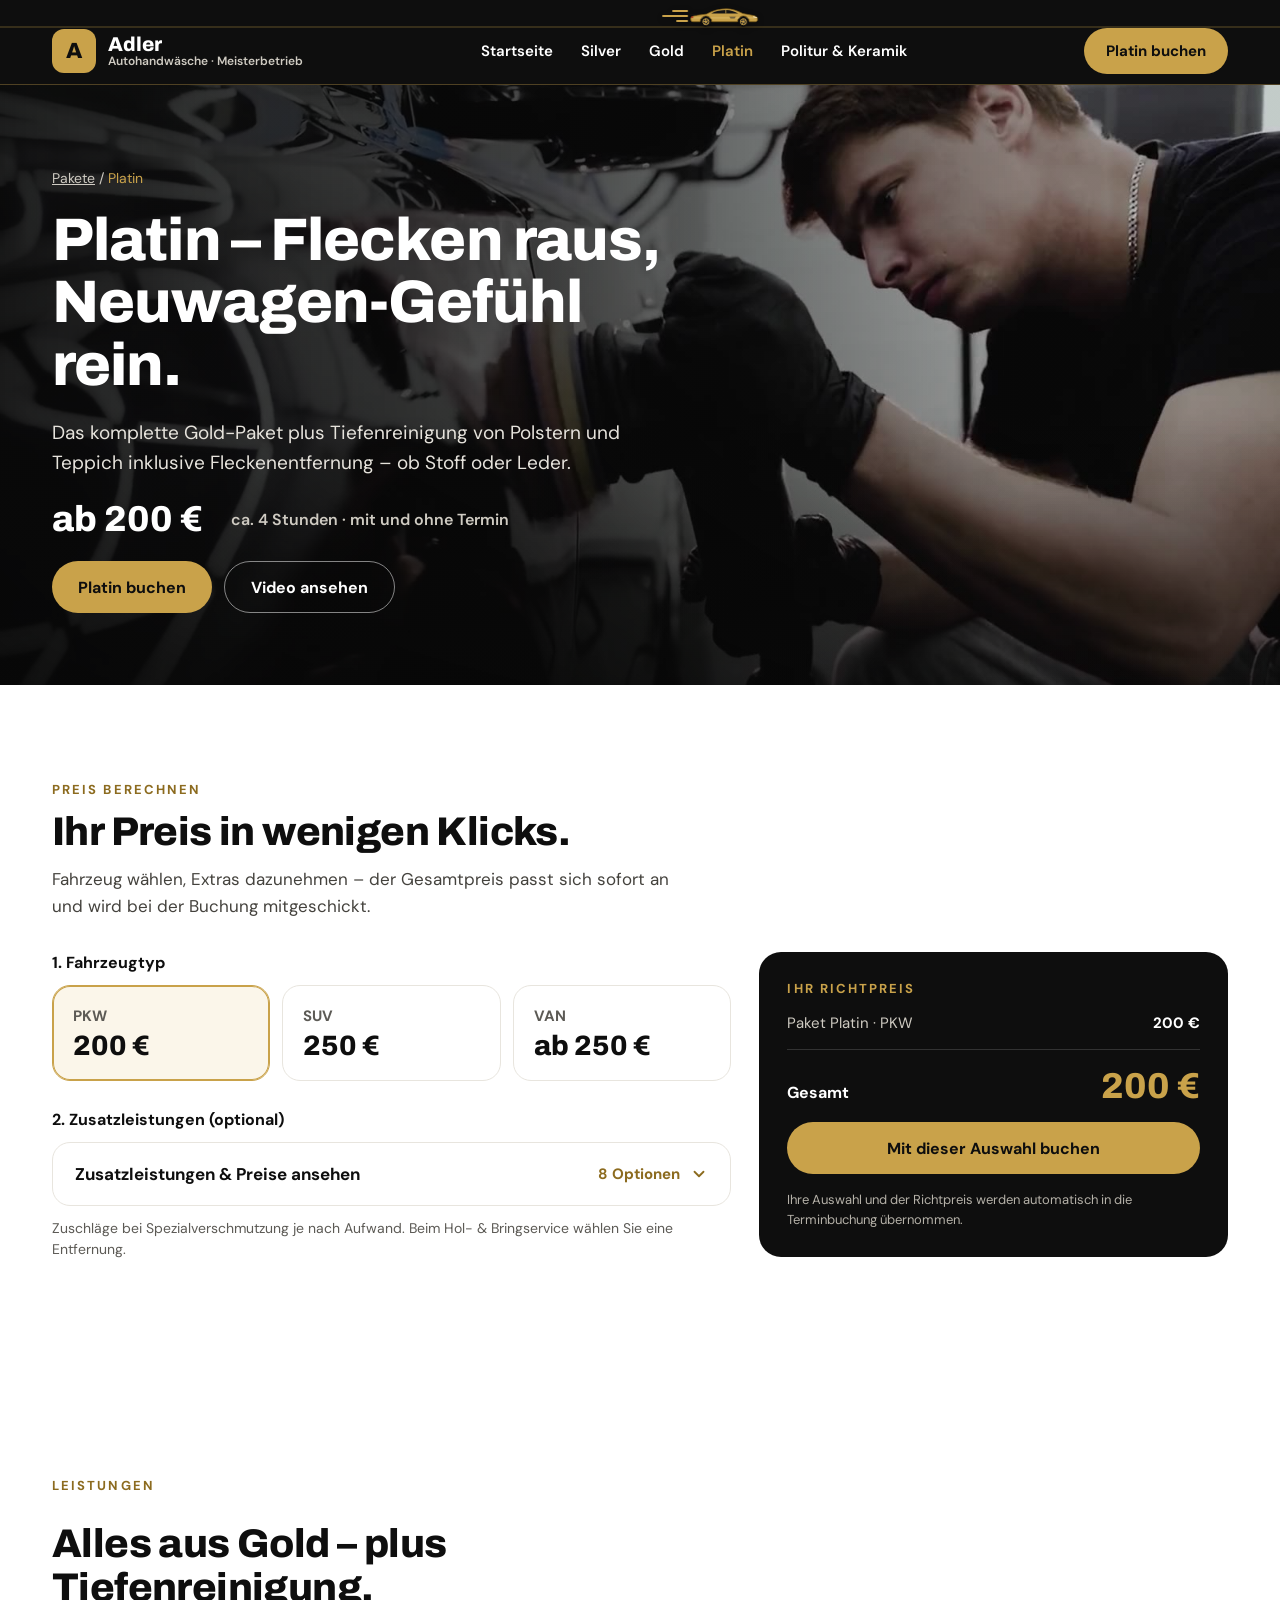
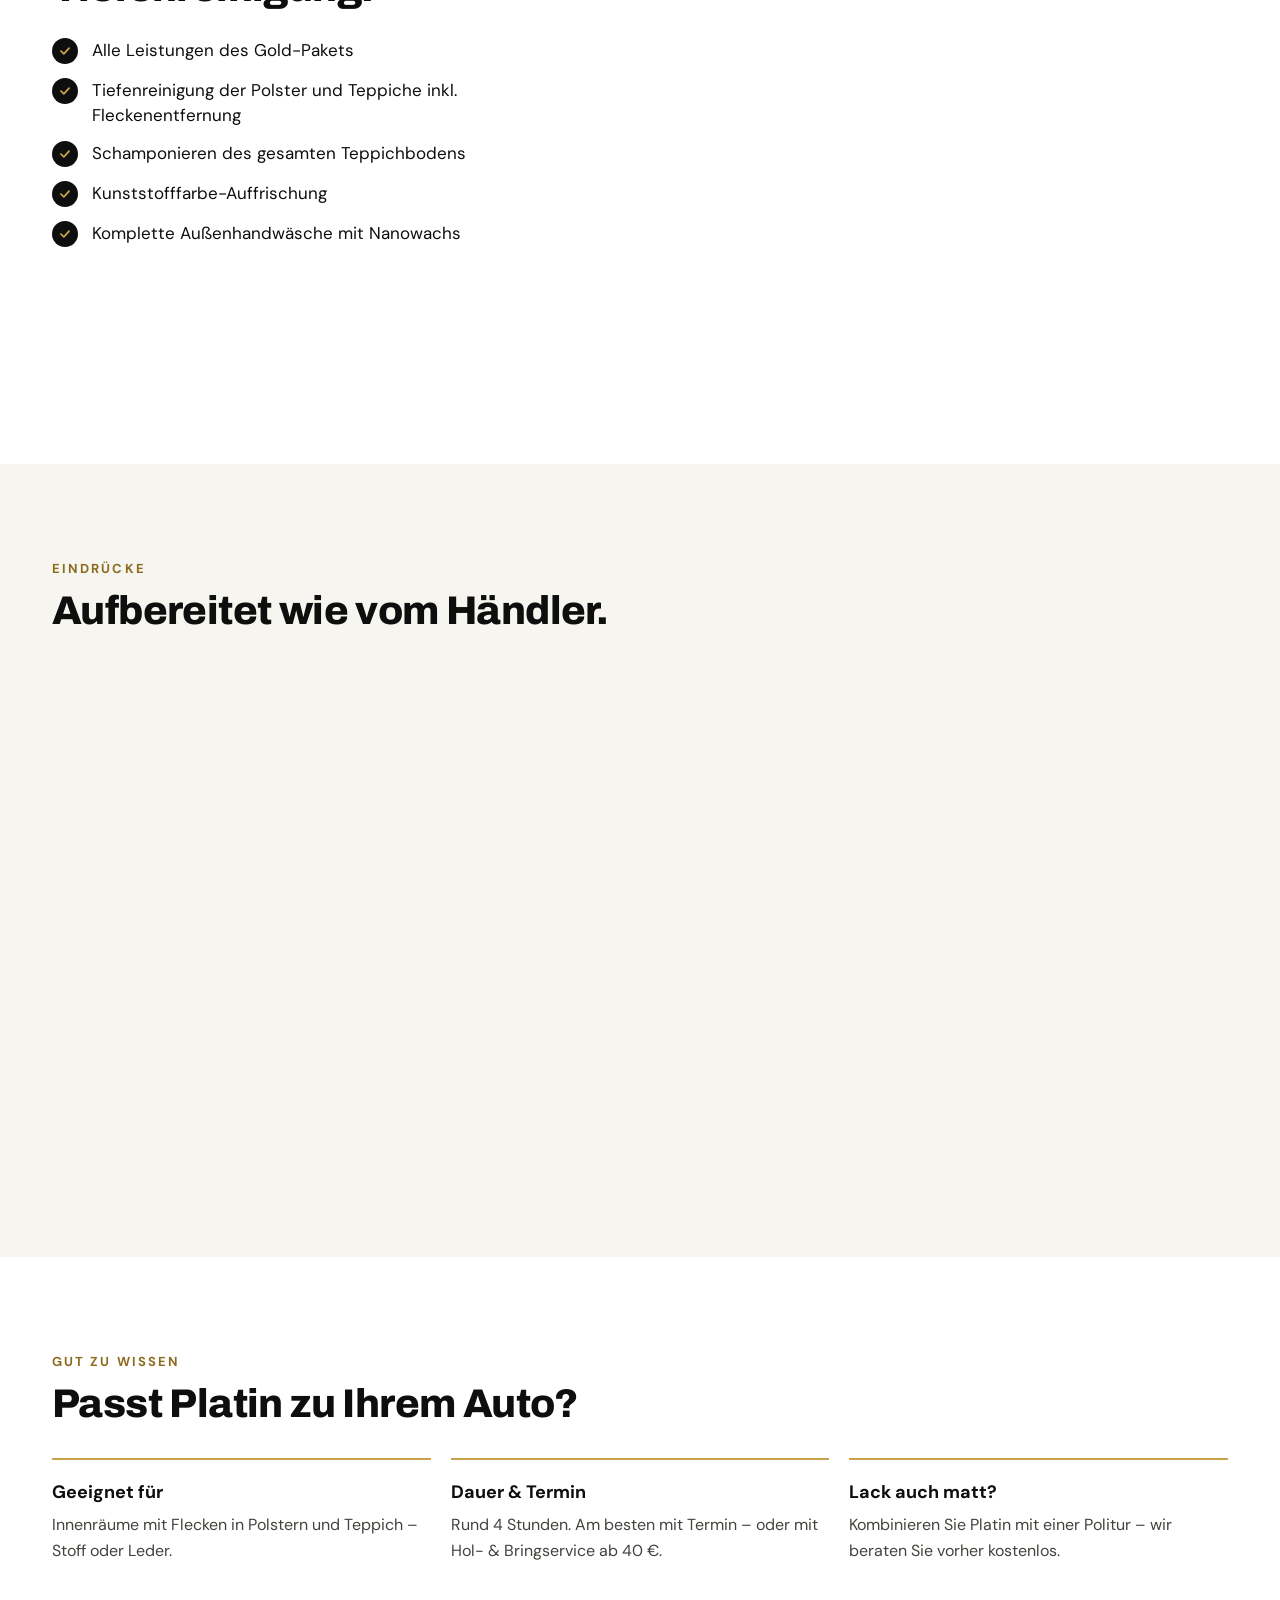
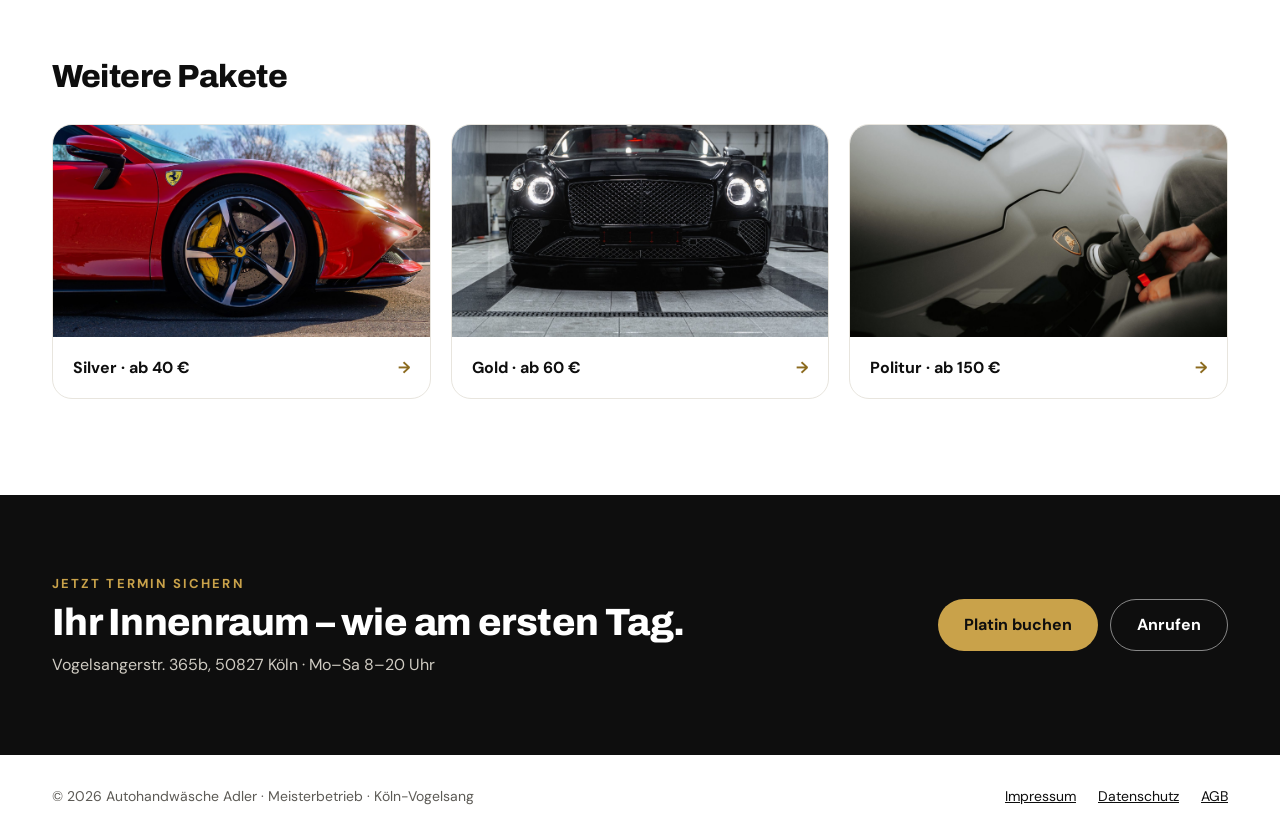
<file: platin.html>
<!doctype html>
<html lang="de">
<head>
<meta charset="utf-8">
<meta name="viewport" content="width=device-width, initial-scale=1">
<title>Platin-Paket ab 200 € – Komplett-Aufbereitung | Adler Köln</title>
<meta name="description" content="Autohandwäsche Adler – Meisterbetrieb für Handwäsche, Aufbereitung, Politur und Keramikversiegelung in Köln-Vogelsang. 4,9★ bei Google, ab 40 €.">
<meta name="theme-color" content="#0E0E0E">
<link rel="preconnect" href="https://fonts.googleapis.com">
<link href="https://fonts.googleapis.com/css2?family=Archivo:wght@500;600;700;800&amp;family=DM+Sans:wght@400;500;600;700&amp;display=swap" rel="stylesheet">
<style>
body{margin:0;background:#FFFFFF;color:#0E0E0E;font-family:'DM Sans',system-ui,sans-serif;-webkit-font-smoothing:antialiased}
*{box-sizing:border-box}
a{color:#8C6B1F}a:hover{color:#0E0E0E}
h1,h2,h3{font-family:'Archivo',system-ui,sans-serif;margin:0;letter-spacing:-0.015em}
p{margin:0}
.wrap{max-width:1240px;margin:0 auto;padding:0 32px}
.btn{display:inline-flex;align-items:center;justify-content:center;gap:10px;min-height:52px;padding:0 26px;border-radius:999px;font-weight:700;font-size:16px;text-decoration:none;white-space:nowrap}
.btn-gold{background:#C9A24A;color:#0E0E0E}.btn-gold:hover{background:#DDB862;color:#0E0E0E}
.btn-black{background:#0E0E0E;color:#FFFFFF}.btn-black:hover{background:#2A2A2A;color:#FFFFFF}
.btn-line{border:1.5px solid rgba(255,255,255,.5);color:#FFFFFF}.btn-line:hover{border-color:#C9A24A;color:#C9A24A}
.eyebrow{font-size:13px;font-weight:700;letter-spacing:.16em;text-transform:uppercase;color:#8C6B1F}
.nav{display:flex;gap:28px}.nav a{color:#FFFFFF;text-decoration:none;font-weight:600;font-size:15px}.nav a:hover,.nav a.on{color:#C9A24A}
.cover{display:block;width:100%;object-fit:cover}
.sub-hero{position:relative;overflow:hidden;background:#0B0B0B;min-height:600px;display:flex;align-items:flex-end}
.sub-hero img{position:absolute;inset:0;width:100%;height:100%;object-fit:cover}
.sub-shade{position:absolute;inset:0;background:linear-gradient(90deg,rgba(8,8,8,.9) 0%,rgba(8,8,8,.7) 42%,rgba(8,8,8,.2) 80%),linear-gradient(0deg,rgba(8,8,8,.6) 0%,rgba(8,8,8,0) 45%)}
.price-row{display:grid;grid-template-columns:repeat(3,minmax(0,1fr));gap:20px}
.price{border:1px solid #E8E5DE;border-radius:22px;padding:28px;display:flex;flex-direction:column;gap:12px;background:#FFFFFF}
.split{display:grid;grid-template-columns:minmax(0,1fr) minmax(0,1fr);gap:64px;align-items:center}
.checks{list-style:none;margin:0;padding:0;display:flex;flex-direction:column;gap:14px}
.checks li{display:flex;gap:14px;align-items:flex-start;font-size:17px;line-height:1.45}
.tick{flex:none;width:26px;height:26px;border-radius:50%;background:#0E0E0E;display:flex;align-items:center;justify-content:center}
.gallery{display:grid;grid-template-columns:repeat(3,minmax(0,1fr));grid-auto-rows:240px;gap:16px}
.gallery img{width:100%;height:100%;object-fit:cover;border-radius:20px;display:block}
.g-big{grid-column:span 2;grid-row:span 2}
.info{display:grid;grid-template-columns:repeat(3,minmax(0,1fr));gap:20px}
.others{display:grid;grid-template-columns:repeat(3,minmax(0,1fr));gap:20px}
.other{display:flex;flex-direction:column;border:1px solid #E8E5DE;border-radius:20px;overflow:hidden;text-decoration:none;color:#0E0E0E}
.other:hover{border-color:#C9A24A;color:#0E0E0E}
.cfg{display:grid;grid-template-columns:minmax(0,1.45fr) minmax(0,1fr);gap:28px;align-items:start}
.veh-row{display:grid;grid-template-columns:repeat(3,minmax(0,1fr));gap:12px}
.veh{min-height:96px;border:1.5px solid #E8E5DE;border-radius:18px;background:#FFFFFF;cursor:pointer;display:flex;flex-direction:column;align-items:flex-start;justify-content:center;gap:4px;padding:16px 20px;font:inherit;color:#0E0E0E;text-align:left}
.veh:hover{border-color:#C9A24A}
.veh.on{border-color:#C9A24A;background:#FBF6EA;box-shadow:inset 0 0 0 1px #C9A24A}
.drop{border:1px solid #E8E5DE;border-radius:18px;background:#FFFFFF;overflow:hidden}
.drop summary{cursor:pointer;list-style:none;padding:20px 22px;display:flex;justify-content:space-between;align-items:center;gap:12px;font-weight:700;font-size:17px}
.drop summary::-webkit-details-marker{display:none}
.opt{display:flex;align-items:center;gap:14px;padding:14px 22px;border-top:1px solid #F0EDE6;cursor:pointer;font-size:15px;line-height:1.4}
.opt:hover{background:#FBF9F4}
.opt.on{background:#FBF6EA}
.opt input{width:20px;height:20px;accent-color:#0E0E0E;flex:none;margin:0}
.opt-price{margin-left:auto;font-weight:700;white-space:nowrap;padding-left:12px}
.sum{background:#0E0E0E;color:#FFFFFF;border-radius:22px;padding:28px;display:flex;flex-direction:column;gap:16px}
@media (max-width:900px){.cfg{grid-template-columns:minmax(0,1fr)}.split,.price-row,.info,.others{grid-template-columns:minmax(0,1fr);gap:20px}.gallery{grid-template-columns:repeat(2,minmax(0,1fr));grid-auto-rows:180px}.nav{display:none}.sub-hero{min-height:520px}.sub-shade{background:rgba(8,8,8,.7)}}
@media (max-width:560px){.wrap{padding:0 16px}.h1{font-size:40px}.h2{font-size:30px}.btn{width:100%}.g-big{grid-column:span 2;grid-row:span 1}}
.veh-l{font-weight:700;font-size:15px;color:#5C5A55}.veh-p{font-family:Archivo,sans-serif;font-weight:800;font-size:28px}.sum-line{display:flex;justify-content:space-between;gap:12px}.sum-line strong{color:#FFFFFF;white-space:nowrap}[hidden]{display:none!important}html{scroll-behavior:smooth}
</style>
<link rel="stylesheet" href="assets/fx.css">
</head>
<body>
<div style="width: 100%; background: #FFFFFF">

<header style="background: #0E0E0E; border-bottom: 1px solid rgba(201,162,74,.35)">
<div class="wrap" style="display: flex; align-items: center; justify-content: space-between; gap: 24px; min-height: 84px">
<a href="index.html" style="display: flex; align-items: center; gap: 12px; text-decoration: none">
<span aria-hidden="true" style="width: 44px; height: 44px; border-radius: 12px; background: #C9A24A; color: #0E0E0E; display: flex; align-items: center; justify-content: center; font-family: 'Archivo', sans-serif; font-weight: 800; font-size: 22px">A</span>
<span style="display: flex; flex-direction: column; line-height: 1.1"><span style="font-family: 'Archivo', sans-serif; font-weight: 800; font-size: 20px; color: #FFFFFF">Adler</span><span style="font-size: 12px; color: #CFCBC2; font-weight: 600">Autohandwäsche · Meisterbetrieb</span></span>
</a>
<nav class="nav" aria-label="Pakete">
<a href="index.html">Startseite</a>
<a href="silver.html">Silver</a>
<a href="gold.html">Gold</a>
<a class="on" href="platin.html">Platin</a>
<a href="politur.html">Politur &amp; Keramik</a>
</nav>
<a class="btn btn-gold" href="https://cal.eu/adlerwash/platin" style="min-height: 46px; padding: 0 22px; font-size: 15px">Platin buchen</a>
</div>
</header>

<section class="sub-hero">
<img src="assets/hero-poster.jpg" alt="Profi bei der Fahrzeugaufbereitung" style="object-position: 75% 40%">
<div class="sub-shade" aria-hidden="true"></div>
<div class="wrap" style="position: relative; z-index: 2; width: 100%; padding-top: 80px; padding-bottom: 72px">
<div style="display: flex; flex-direction: column; gap: 22px; max-width: 640px">
<span style="font-size: 14px; color: #CFCBC2"><a href="index.html#pakete" style="color: #CFCBC2">Pakete</a> / <span style="color: #C9A24A">Platin</span></span>
<h1 class="h1" style="font-size: 60px; line-height: 1.04; font-weight: 800; color: #FFFFFF">Platin – Flecken raus, Neuwagen-Gefühl rein.</h1>
<p style="font-size: 19px; line-height: 1.55; color: #E6E3DC">Das komplette Gold-Paket plus Tiefenreinigung von Polstern und Teppich inklusive Fleckenentfernung – ob Stoff oder Leder.</p>
<div style="display: flex; flex-wrap: wrap; gap: 12px 28px; align-items: center; color: #FFFFFF">
<span style="font-family: 'Archivo', sans-serif; font-weight: 800; font-size: 36px">ab 200 €</span>
<span style="font-weight: 600; color: #CFCBC2">ca. 4 Stunden · mit und ohne Termin</span>
</div>
<div style="display: flex; flex-wrap: wrap; gap: 12px">
<a class="btn btn-gold" href="https://cal.eu/adlerwash/platin">Platin buchen</a>
<a class="btn btn-line" href="https://videopress.com/embed/pUPz8azq">Video ansehen</a>
</div>
</div>
</div>
</section>

<section style="padding: 96px 0 0">
<div class="wrap" style="display: flex; flex-direction: column; gap: 32px">
<div style="display: flex; flex-direction: column; gap: 12px">
<span class="eyebrow">Preis berechnen</span>
<h2 class="h2" style="font-size: 40px; line-height: 1.1; font-weight: 800">Ihr Preis in wenigen Klicks.</h2>
<p style="font-size: 17px; line-height: 1.6; color: #44423D; max-width: 640px">Fahrzeug wählen, Extras dazunehmen – der Gesamtpreis passt sich sofort an und wird bei der Buchung mitgeschickt.</p>
</div>
<div class="cfg" id="rechner" data-paket='{"name":"Platin","slug":"platin","prices":{"PKW":200,"SUV":250,"VAN":250},"from":{"VAN":true}}'>
<div style="display: flex; flex-direction: column; gap: 28px">
<div style="display: flex; flex-direction: column; gap: 12px">
<strong style="font-size: 16px">1. Fahrzeugtyp</strong>
<div class="veh-row" data-veh></div>
</div>
<div style="display: flex; flex-direction: column; gap: 12px">
<strong style="font-size: 16px">2. Zusatzleistungen (optional)</strong>
<details class="drop">
<summary><span>Zusatzleistungen &amp; Preise ansehen</span><span style="display: flex; align-items: center; gap: 10px; color: #8C6B1F; font-size: 15px"><span data-count>8 Optionen</span><svg width="18" height="18" viewBox="0 0 24 24" fill="none" stroke="currentColor" stroke-width="2.4" stroke-linecap="round" stroke-linejoin="round" aria-hidden="true"><path d="M6 9l6 6 6-6"/></svg></span></summary>
<div data-opts></div>
</details>
<p style="font-size: 14px; color: #5C5A55; line-height: 1.5">Zuschläge bei Spezialverschmutzung je nach Aufwand. Beim Hol- &amp; Bringservice wählen Sie eine Entfernung.</p>
</div>
</div>
<div class="sum">
<span class="eyebrow" style="color: #C9A24A">Ihr Richtpreis</span>
<div data-lines style="display: flex; flex-direction: column; gap: 10px; font-size: 15px; color: #CFCBC2"></div>
<div style="border-top: 1px solid rgba(255,255,255,.15); padding-top: 16px; display: flex; justify-content: space-between; align-items: baseline; gap: 12px; flex-wrap: wrap"><span style="font-weight: 700">Gesamt</span><span data-total style="font-family: 'Archivo', sans-serif; font-weight: 800; font-size: 36px; color: #C9A24A; white-space: nowrap"></span></div>
<span data-anfrage hidden style="font-size: 13px; color: #CFCBC2">+ Positionen auf Anfrage – Preis nach Besichtigung.</span>
<a class="btn btn-gold" data-book href="https://cal.eu/adlerwash" target="_blank" rel="noopener">Mit dieser Auswahl buchen</a>
<span style="font-size: 13px; line-height: 1.5; color: #B5B1A8">Ihre Auswahl und der Richtpreis werden automatisch in die Terminbuchung übernommen.</span>
</div>
</div>
</div>
</section>

<section style="padding: 96px 0">
<div class="wrap split">
<div style="display: flex; flex-direction: column; gap: 28px">
<span class="eyebrow">Leistungen</span>
<h2 class="h2" style="font-size: 40px; line-height: 1.1; font-weight: 800">Alles aus Gold – plus Tiefenreinigung.</h2>
<ul class="checks">
<li><span class="tick" aria-hidden="true"><svg width="14" height="14" viewBox="0 0 24 24" fill="none" stroke="#C9A24A" stroke-width="3" stroke-linecap="round" stroke-linejoin="round"><path d="M5 12l5 5 9-10"/></svg></span>Alle Leistungen des Gold-Pakets</li>
<li><span class="tick" aria-hidden="true"><svg width="14" height="14" viewBox="0 0 24 24" fill="none" stroke="#C9A24A" stroke-width="3" stroke-linecap="round" stroke-linejoin="round"><path d="M5 12l5 5 9-10"/></svg></span>Tiefenreinigung der Polster und Teppiche inkl. Fleckenentfernung</li>
<li><span class="tick" aria-hidden="true"><svg width="14" height="14" viewBox="0 0 24 24" fill="none" stroke="#C9A24A" stroke-width="3" stroke-linecap="round" stroke-linejoin="round"><path d="M5 12l5 5 9-10"/></svg></span>Schamponieren des gesamten Teppichbodens</li>
<li><span class="tick" aria-hidden="true"><svg width="14" height="14" viewBox="0 0 24 24" fill="none" stroke="#C9A24A" stroke-width="3" stroke-linecap="round" stroke-linejoin="round"><path d="M5 12l5 5 9-10"/></svg></span>Kunststofffarbe-Auffrischung</li>
<li><span class="tick" aria-hidden="true"><svg width="14" height="14" viewBox="0 0 24 24" fill="none" stroke="#C9A24A" stroke-width="3" stroke-linecap="round" stroke-linejoin="round"><path d="M5 12l5 5 9-10"/></svg></span>Komplette Außenhandwäsche mit Nanowachs</li>
</ul>
</div>
<img class="cover" src="assets/bentley.jpg" alt="Aufbereitetes Fahrzeug in der Halle" style="aspect-ratio: 4 / 4.4; border-radius: 28px; object-position: 50% 45%">
</div>
</section>

<section style="background: #F7F5F0; padding: 96px 0">
<div class="wrap" style="display: flex; flex-direction: column; gap: 32px">
<div style="display: flex; flex-direction: column; gap: 12px"><span class="eyebrow">Eindrücke</span><h2 class="h2" style="font-size: 40px; line-height: 1.1; font-weight: 800">Aufbereitet wie vom Händler.</h2></div>
<div class="gallery">
<img class="g-big" src="assets/hero-poster.jpg" alt="Mitarbeiter bei der Aufbereitung" style="object-position: 70% 40%">
<img src="assets/bentley.jpg" alt="Auto in der Halle">
<img src="assets/ferrari.jpg" alt="Glänzender Lack" style="object-position: 50% 60%">
</div>
</div>
</section>

<section style="padding: 96px 0">
<div class="wrap" style="display: flex; flex-direction: column; gap: 32px">
<div style="display: flex; flex-direction: column; gap: 12px"><span class="eyebrow">Gut zu wissen</span><h2 class="h2" style="font-size: 40px; line-height: 1.1; font-weight: 800">Passt Platin zu Ihrem Auto?</h2></div>
<div class="info">
<div style="border-top: 2px solid #C9A24A; padding-top: 20px; display: flex; flex-direction: column; gap: 8px"><strong style="font-size: 18px">Geeignet für</strong><p style="color: #44423D; line-height: 1.6">Innenräume mit Flecken in Polstern und Teppich – Stoff oder Leder.</p></div>
<div style="border-top: 2px solid #C9A24A; padding-top: 20px; display: flex; flex-direction: column; gap: 8px"><strong style="font-size: 18px">Dauer &amp; Termin</strong><p style="color: #44423D; line-height: 1.6">Rund 4 Stunden. Am besten mit Termin – oder mit Hol- &amp; Bringservice ab 40 €.</p></div>
<div style="border-top: 2px solid #C9A24A; padding-top: 20px; display: flex; flex-direction: column; gap: 8px"><strong style="font-size: 18px">Lack auch matt?</strong><p style="color: #44423D; line-height: 1.6">Kombinieren Sie Platin mit einer Politur – wir beraten Sie vorher kostenlos.</p></div>
</div>
</div>
</section>

<section style="padding: 0 0 96px">
<div class="wrap" style="display: flex; flex-direction: column; gap: 28px">
<h2 class="h2" style="font-size: 32px; line-height: 1.15; font-weight: 800">Weitere Pakete</h2>
<div class="others">
<a class="other" href="silver.html"><img class="cover" src="assets/ferrari.jpg" alt="Roter Sportwagen" style="aspect-ratio: 16 / 9; object-position: 55% 58%"><div style="padding: 20px; display: flex; justify-content: space-between; gap: 12px"><strong>Silver · ab 40 €</strong><span style="color: #8C6B1F; font-weight: 700">→</span></div></a>
<a class="other" href="gold.html"><img class="cover" src="assets/bentley.jpg" alt="Bentley in der Waschhalle" style="aspect-ratio: 16 / 9"><div style="padding: 20px; display: flex; justify-content: space-between; gap: 12px"><strong>Gold · ab 60 €</strong><span style="color: #8C6B1F; font-weight: 700">→</span></div></a>
<a class="other" href="politur.html"><img class="cover" src="assets/polish.jpg" alt="Lackpolitur" style="aspect-ratio: 16 / 9"><div style="padding: 20px; display: flex; justify-content: space-between; gap: 12px"><strong>Politur · ab 150 €</strong><span style="color: #8C6B1F; font-weight: 700">→</span></div></a>
</div>
</div>
</section>

<section style="background: #0E0E0E; color: #FFFFFF; padding: 80px 0">
<div class="wrap" style="display: flex; flex-wrap: wrap; justify-content: space-between; align-items: center; gap: 28px">
<div style="display: flex; flex-direction: column; gap: 10px"><span class="eyebrow" style="color: #C9A24A">Jetzt Termin sichern</span><h2 class="h2" style="font-size: 38px; line-height: 1.1; font-weight: 800">Ihr Innenraum – wie am ersten Tag.</h2><span style="color: #CFCBC2">Vogelsangerstr. 365b, 50827 Köln · Mo–Sa 8–20 Uhr</span></div>
<div style="display: flex; flex-wrap: wrap; gap: 12px"><a class="btn btn-gold" href="https://cal.eu/adlerwash/platin">Platin buchen</a><a class="btn btn-line" href="tel:+491629188513">Anrufen</a></div>
</div>
</section>

<footer style="padding: 32px 0; font-size: 14px; color: #5C5A55">
<div class="wrap" style="display: flex; flex-wrap: wrap; justify-content: space-between; gap: 16px">
<span>© 2026 Autohandwäsche Adler · Meisterbetrieb · Köln-Vogelsang</span>
<div style="display: flex; gap: 22px; flex-wrap: wrap"><a href="https://adlerwash.de/impressum" style="color: #0E0E0E">Impressum</a><a href="https://adlerwash.de/datenschutz" style="color: #0E0E0E">Datenschutz</a><a href="https://adlerwash.de/agb" style="color: #0E0E0E">AGB</a></div>
</div>
</footer>

</div>
<script src="assets/rechner.js"></script>
<script src="assets/fx.js" defer></script>
</body>
</html>
</file>
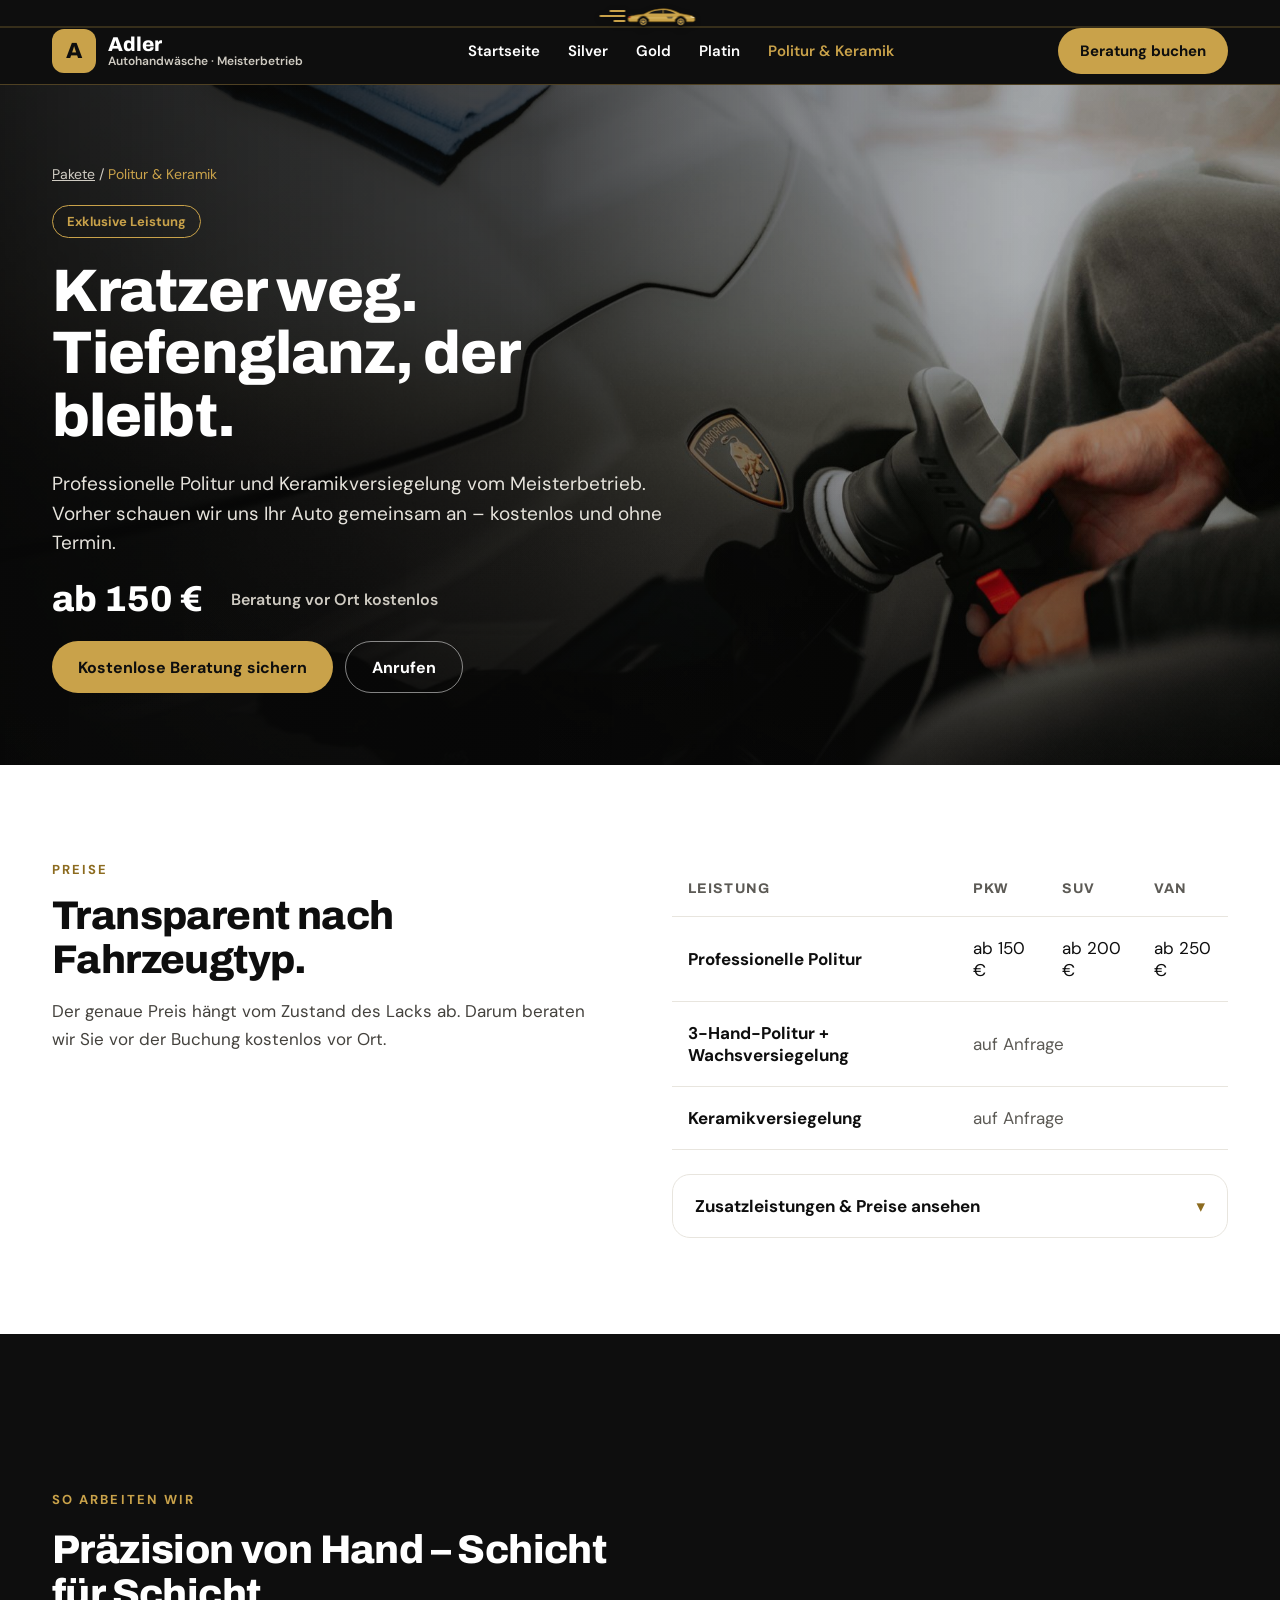
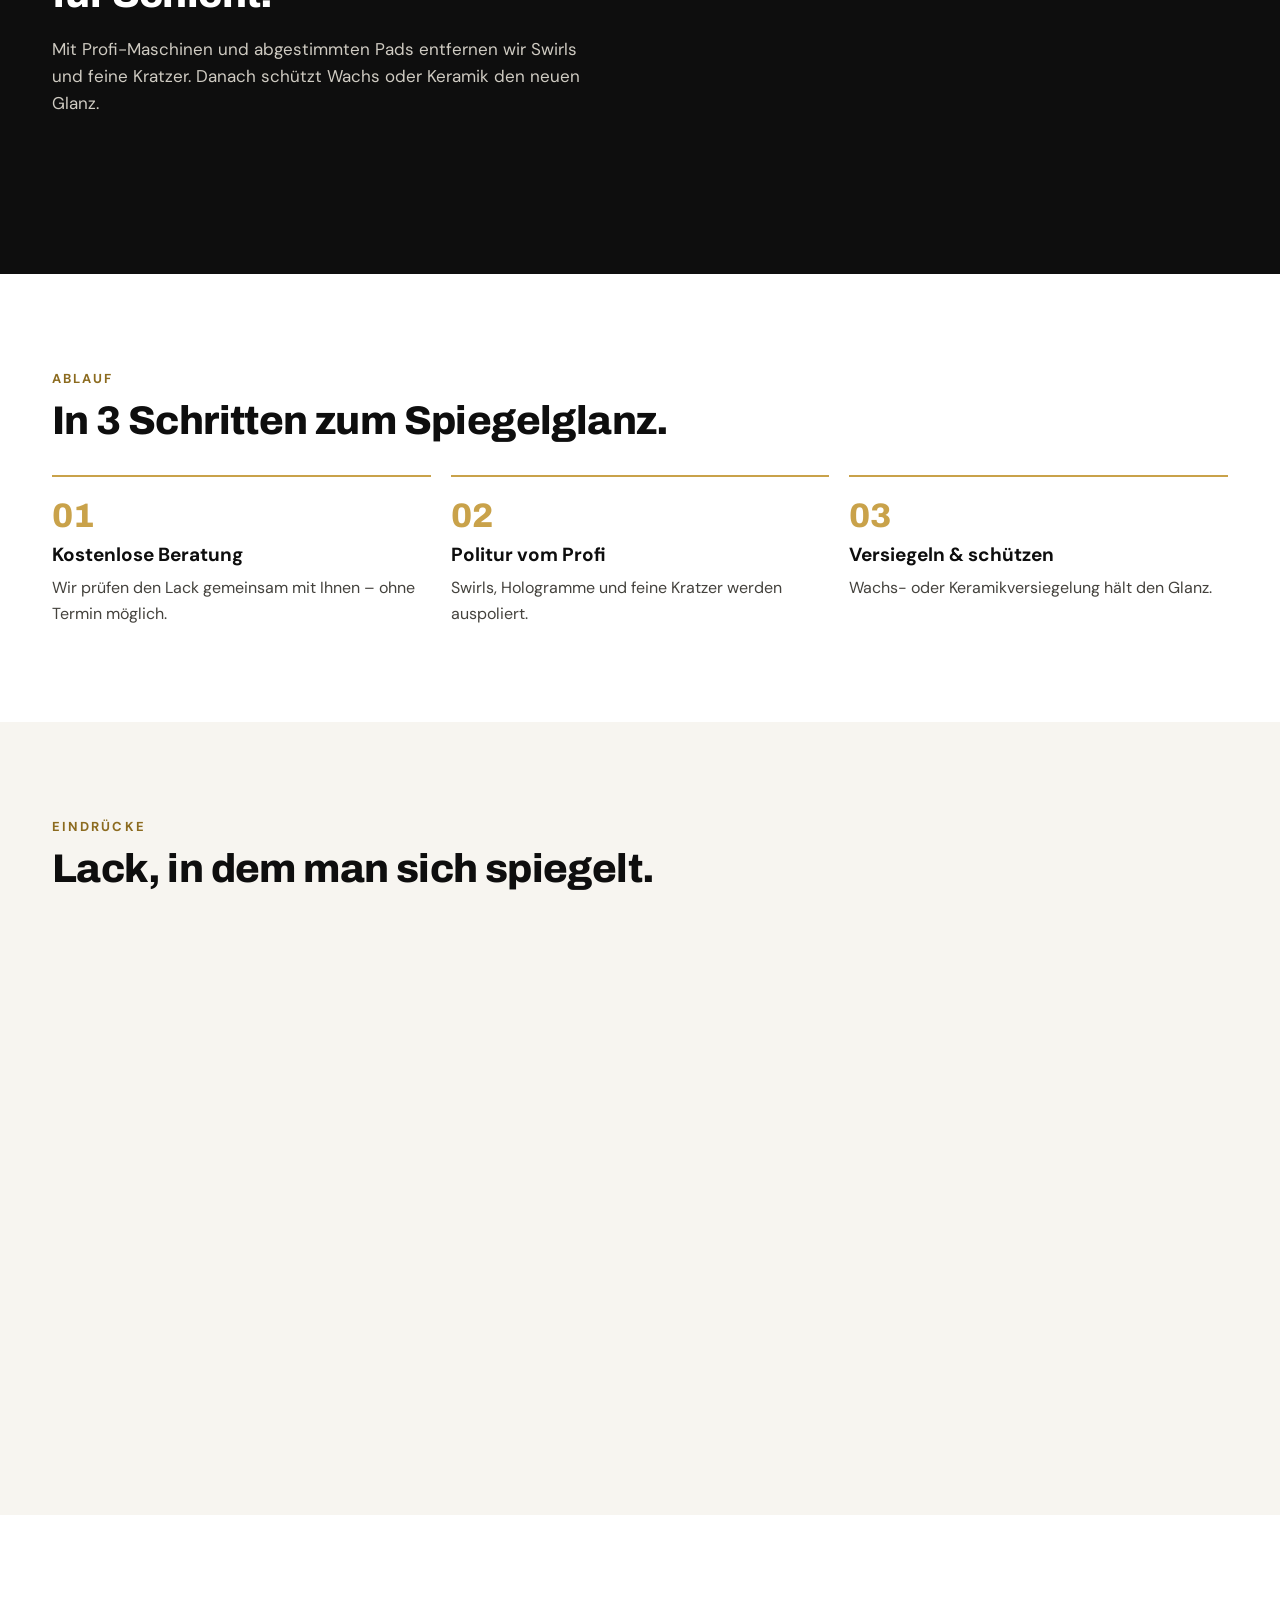
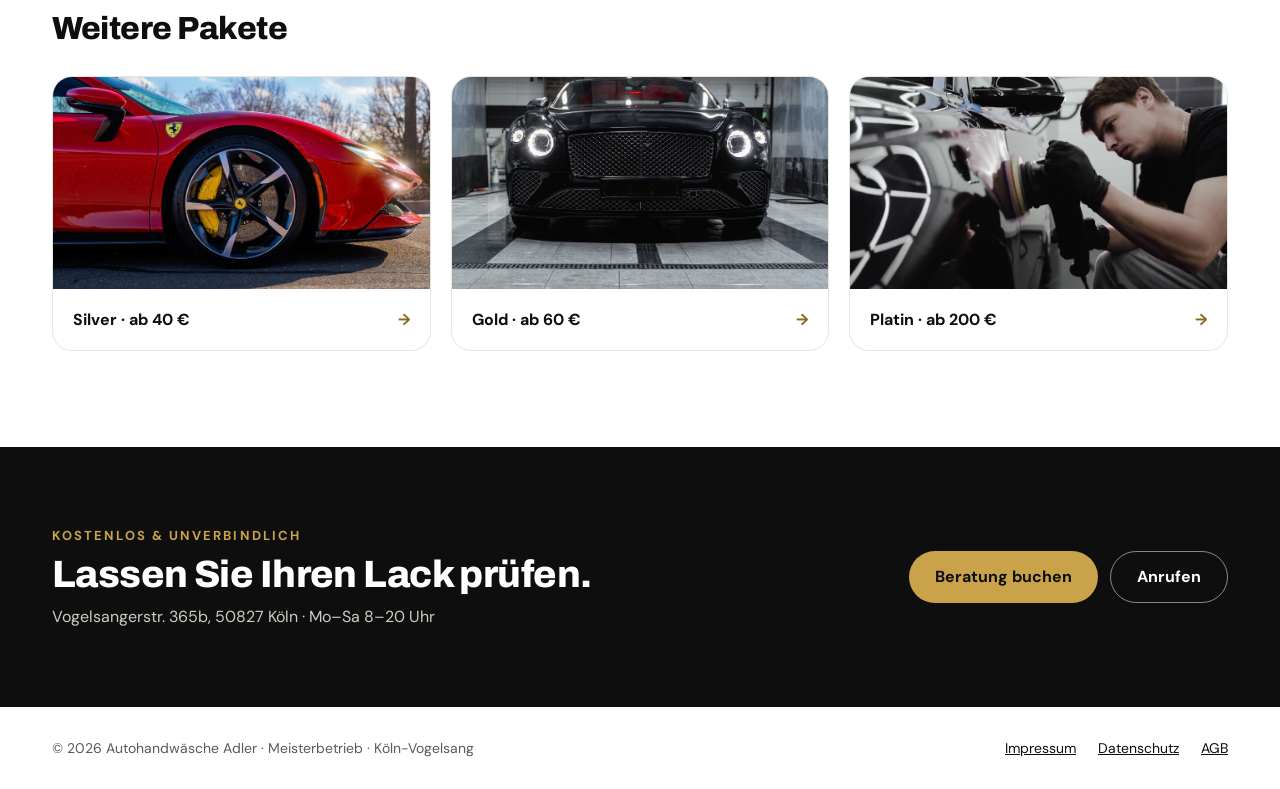
<file: politur.html>
<!doctype html>
<html lang="de">
<head>
<meta charset="utf-8">
<meta name="viewport" content="width=device-width, initial-scale=1">
<title>Politur & Keramikversiegelung Köln ab 150 € | Adler</title>
<meta name="description" content="Autohandwäsche Adler – Meisterbetrieb für Handwäsche, Aufbereitung, Politur und Keramikversiegelung in Köln-Vogelsang. 4,9★ bei Google, ab 40 €.">
<meta name="theme-color" content="#0E0E0E">
<link rel="preconnect" href="https://fonts.googleapis.com">
<link href="https://fonts.googleapis.com/css2?family=Archivo:wght@500;600;700;800&amp;family=DM+Sans:wght@400;500;600;700&amp;display=swap" rel="stylesheet">
<style>
body{margin:0;background:#FFFFFF;color:#0E0E0E;font-family:'DM Sans',system-ui,sans-serif;-webkit-font-smoothing:antialiased}
*{box-sizing:border-box}
a{color:#8C6B1F}a:hover{color:#0E0E0E}
h1,h2,h3{font-family:'Archivo',system-ui,sans-serif;margin:0;letter-spacing:-0.015em}
p{margin:0}
.wrap{max-width:1240px;margin:0 auto;padding:0 32px}
.btn{display:inline-flex;align-items:center;justify-content:center;gap:10px;min-height:52px;padding:0 26px;border-radius:999px;font-weight:700;font-size:16px;text-decoration:none;white-space:nowrap}
.btn-gold{background:#C9A24A;color:#0E0E0E}.btn-gold:hover{background:#DDB862;color:#0E0E0E}
.btn-black{background:#0E0E0E;color:#FFFFFF}.btn-black:hover{background:#2A2A2A;color:#FFFFFF}
.btn-line{border:1.5px solid rgba(255,255,255,.5);color:#FFFFFF}.btn-line:hover{border-color:#C9A24A;color:#C9A24A}
.eyebrow{font-size:13px;font-weight:700;letter-spacing:.16em;text-transform:uppercase;color:#8C6B1F}
.nav{display:flex;gap:28px}.nav a{color:#FFFFFF;text-decoration:none;font-weight:600;font-size:15px}.nav a:hover,.nav a.on{color:#C9A24A}
.cover{display:block;width:100%;object-fit:cover}
.sub-hero{position:relative;overflow:hidden;background:#0B0B0B;min-height:600px;display:flex;align-items:flex-end}
.sub-hero img{position:absolute;inset:0;width:100%;height:100%;object-fit:cover}
.sub-shade{position:absolute;inset:0;background:linear-gradient(90deg,rgba(8,8,8,.9) 0%,rgba(8,8,8,.7) 42%,rgba(8,8,8,.2) 80%),linear-gradient(0deg,rgba(8,8,8,.6) 0%,rgba(8,8,8,0) 45%)}
.split{display:grid;grid-template-columns:minmax(0,1fr) minmax(0,1fr);gap:64px;align-items:center}
.ptable{width:100%;border-collapse:collapse;font-size:17px}
.ptable th,.ptable td{padding:20px 16px;text-align:left;border-bottom:1px solid #E8E5DE}
.ptable th{font-family:'Archivo',sans-serif;font-size:14px;color:#5C5A55;text-transform:uppercase;letter-spacing:.08em}
.steps{display:grid;grid-template-columns:repeat(3,minmax(0,1fr));gap:20px}
.gallery{display:grid;grid-template-columns:repeat(3,minmax(0,1fr));grid-auto-rows:240px;gap:16px}
.gallery img{width:100%;height:100%;object-fit:cover;border-radius:20px;display:block}
.g-big{grid-column:span 2;grid-row:span 2}
.others{display:grid;grid-template-columns:repeat(3,minmax(0,1fr));gap:20px}
.other{display:flex;flex-direction:column;border:1px solid #E8E5DE;border-radius:20px;overflow:hidden;text-decoration:none;color:#0E0E0E}
.other:hover{border-color:#C9A24A;color:#0E0E0E}
@media (max-width:900px){.split,.steps,.others{grid-template-columns:minmax(0,1fr);gap:20px}.gallery{grid-template-columns:repeat(2,minmax(0,1fr));grid-auto-rows:180px}.nav{display:none}.sub-hero{min-height:520px}.sub-shade{background:rgba(8,8,8,.7)}}
@media (max-width:560px){.wrap{padding:0 16px}.h1{font-size:40px}.h2{font-size:30px}.btn{width:100%}.g-big{grid-column:span 2;grid-row:span 1}.ptable{font-size:15px}.ptable th,.ptable td{padding:14px 8px}}
.veh-l{font-weight:700;font-size:15px;color:#5C5A55}.veh-p{font-family:Archivo,sans-serif;font-weight:800;font-size:28px}.sum-line{display:flex;justify-content:space-between;gap:12px}.sum-line strong{color:#FFFFFF;white-space:nowrap}[hidden]{display:none!important}html{scroll-behavior:smooth}
</style>
<link rel="stylesheet" href="assets/fx.css">
</head>
<body>
<div style="width: 100%; background: #FFFFFF">

<header style="background: #0E0E0E; border-bottom: 1px solid rgba(201,162,74,.35)">
<div class="wrap" style="display: flex; align-items: center; justify-content: space-between; gap: 24px; min-height: 84px">
<a href="index.html" style="display: flex; align-items: center; gap: 12px; text-decoration: none">
<span aria-hidden="true" style="width: 44px; height: 44px; border-radius: 12px; background: #C9A24A; color: #0E0E0E; display: flex; align-items: center; justify-content: center; font-family: 'Archivo', sans-serif; font-weight: 800; font-size: 22px">A</span>
<span style="display: flex; flex-direction: column; line-height: 1.1"><span style="font-family: 'Archivo', sans-serif; font-weight: 800; font-size: 20px; color: #FFFFFF">Adler</span><span style="font-size: 12px; color: #CFCBC2; font-weight: 600">Autohandwäsche · Meisterbetrieb</span></span>
</a>
<nav class="nav" aria-label="Pakete">
<a href="index.html">Startseite</a>
<a href="silver.html">Silver</a>
<a href="gold.html">Gold</a>
<a href="platin.html">Platin</a>
<a class="on" href="politur.html">Politur &amp; Keramik</a>
</nav>
<a class="btn btn-gold" href="https://cal.eu/adlerwash/politur-versiegelung" style="min-height: 46px; padding: 0 22px; font-size: 15px">Beratung buchen</a>
</div>
</header>

<section class="sub-hero">
<img src="assets/polish.jpg" alt="Profi poliert den Lack eines Lamborghini" style="object-position: 65% 50%">
<div class="sub-shade" aria-hidden="true"></div>
<div class="wrap" style="position: relative; z-index: 2; width: 100%; padding-top: 80px; padding-bottom: 72px">
<div style="display: flex; flex-direction: column; gap: 22px; max-width: 640px">
<span style="font-size: 14px; color: #CFCBC2"><a href="index.html#pakete" style="color: #CFCBC2">Pakete</a> / <span style="color: #C9A24A">Politur &amp; Keramik</span></span>
<span style="align-self: flex-start; border: 1px solid #C9A24A; color: #C9A24A; font-size: 13px; font-weight: 700; padding: 7px 14px; border-radius: 999px">Exklusive Leistung</span>
<h1 class="h1" style="font-size: 60px; line-height: 1.04; font-weight: 800; color: #FFFFFF">Kratzer weg. Tiefenglanz, der bleibt.</h1>
<p style="font-size: 19px; line-height: 1.55; color: #E6E3DC">Professionelle Politur und Keramikversiegelung vom Meisterbetrieb. Vorher schauen wir uns Ihr Auto gemeinsam an – kostenlos und ohne Termin.</p>
<div style="display: flex; flex-wrap: wrap; gap: 12px 28px; align-items: center; color: #FFFFFF">
<span style="font-family: 'Archivo', sans-serif; font-weight: 800; font-size: 36px">ab 150 €</span>
<span style="font-weight: 600; color: #CFCBC2">Beratung vor Ort kostenlos</span>
</div>
<div style="display: flex; flex-wrap: wrap; gap: 12px">
<a class="btn btn-gold" href="https://cal.eu/adlerwash/politur-versiegelung">Kostenlose Beratung sichern</a>
<a class="btn btn-line" href="tel:+491629188513">Anrufen</a>
</div>
</div>
</div>
</section>

<section style="padding: 96px 0">
<div class="wrap split" style="align-items: start">
<div style="display: flex; flex-direction: column; gap: 16px">
<span class="eyebrow">Preise</span>
<h2 class="h2" style="font-size: 40px; line-height: 1.1; font-weight: 800">Transparent nach Fahrzeugtyp.</h2>
<p style="font-size: 17px; line-height: 1.6; color: #44423D">Der genaue Preis hängt vom Zustand des Lacks ab. Darum beraten wir Sie vor der Buchung kostenlos vor Ort.</p>
</div>
<div style="overflow-x: auto">
<table class="ptable">
<thead><tr><th scope="col">Leistung</th><th scope="col">PKW</th><th scope="col">SUV</th><th scope="col">VAN</th></tr></thead>
<tbody>
<tr><td style="font-weight: 700">Professionelle Politur</td><td>ab 150 €</td><td>ab 200 €</td><td>ab 250 €</td></tr>
<tr><td style="font-weight: 700">3-Hand-Politur + Wachsversiegelung</td><td colspan="3" style="color: #5C5A55">auf Anfrage</td></tr>
<tr><td style="font-weight: 700">Keramikversiegelung</td><td colspan="3" style="color: #5C5A55">auf Anfrage</td></tr>
</tbody>
</table>
<details style="margin-top: 24px; border: 1px solid #E8E5DE; border-radius: 18px; overflow: hidden">
<summary style="cursor: pointer; list-style: none; padding: 20px 22px; display: flex; justify-content: space-between; align-items: center; gap: 12px; font-weight: 700; font-size: 17px">Zusatzleistungen &amp; Preise ansehen<span style="color: #8C6B1F">▾</span></summary>
<div style="display: flex; justify-content: space-between; gap: 16px; padding: 14px 22px; border-top: 1px solid #F0EDE6; font-size: 15px"><span>Tierhaare, Hundehaare etc.</span><strong style="white-space: nowrap">50 – 100 €</strong></div>
<div style="display: flex; justify-content: space-between; gap: 16px; padding: 14px 22px; border-top: 1px solid #F0EDE6; font-size: 15px"><span>Schimmel, Erbrochenes, Milch, Nikotin, Baustellenfahrzeug</span><strong style="white-space: nowrap">50 – 100 €</strong></div>
<div style="display: flex; justify-content: space-between; gap: 16px; padding: 14px 22px; border-top: 1px solid #F0EDE6; font-size: 15px"><span>Lackreinigung (Baumharz, intensive Insektenreinigung)</span><strong style="white-space: nowrap">auf Anfrage</strong></div>
<div style="display: flex; justify-content: space-between; gap: 16px; padding: 14px 22px; border-top: 1px solid #F0EDE6; font-size: 15px"><span>Motorreinigung</span><strong style="white-space: nowrap">50 €</strong></div>
<div style="display: flex; justify-content: space-between; gap: 16px; padding: 14px 22px; border-top: 1px solid #F0EDE6; font-size: 15px"><span>Hol- &amp; Bringservice bis 5 / 10 / 15 km</span><strong style="white-space: nowrap">40 / 55 / 65 €</strong></div>
<div style="display: flex; justify-content: space-between; gap: 16px; padding: 14px 22px; border-top: 1px solid #F0EDE6; font-size: 15px"><span>Tiefkratzerentfernung + Lackierung</span><strong style="white-space: nowrap">auf Anfrage</strong></div>
</details>
</div>
</div>
</section>

<section style="background: #0E0E0E; color: #FFFFFF; padding: 96px 0">
<div class="wrap split">
<div style="display: flex; flex-direction: column; gap: 20px">
<span class="eyebrow" style="color: #C9A24A">So arbeiten wir</span>
<h2 class="h2" style="font-size: 40px; line-height: 1.1; font-weight: 800">Präzision von Hand – Schicht für Schicht.</h2>
<p style="font-size: 17px; line-height: 1.6; color: #CFCBC2">Mit Profi-Maschinen und abgestimmten Pads entfernen wir Swirls und feine Kratzer. Danach schützt Wachs oder Keramik den neuen Glanz.</p>
</div>
<video src="assets/hero.mp4" poster="assets/hero-poster.jpg" autoplay="" muted="" loop="" playsinline="" preload="auto" aria-label="Video: Lackpolitur bei Autohandwäsche Adler" style="display: block; width: 100%; aspect-ratio: 16 / 10; object-fit: cover; border-radius: 28px; border: 1px solid rgba(201,162,74,.4)"></video>
</div>
</section>

<section style="padding: 96px 0">
<div class="wrap" style="display: flex; flex-direction: column; gap: 32px">
<div style="display: flex; flex-direction: column; gap: 12px"><span class="eyebrow">Ablauf</span><h2 class="h2" style="font-size: 40px; line-height: 1.1; font-weight: 800">In 3 Schritten zum Spiegelglanz.</h2></div>
<div class="steps">
<div style="border-top: 2px solid #C9A24A; padding-top: 20px; display: flex; flex-direction: column; gap: 8px"><span style="font-family: 'Archivo', sans-serif; font-weight: 800; font-size: 34px; color: #C9A24A">01</span><strong style="font-size: 19px">Kostenlose Beratung</strong><p style="color: #44423D; line-height: 1.6">Wir prüfen den Lack gemeinsam mit Ihnen – ohne Termin möglich.</p></div>
<div style="border-top: 2px solid #C9A24A; padding-top: 20px; display: flex; flex-direction: column; gap: 8px"><span style="font-family: 'Archivo', sans-serif; font-weight: 800; font-size: 34px; color: #C9A24A">02</span><strong style="font-size: 19px">Politur vom Profi</strong><p style="color: #44423D; line-height: 1.6">Swirls, Hologramme und feine Kratzer werden auspoliert.</p></div>
<div style="border-top: 2px solid #C9A24A; padding-top: 20px; display: flex; flex-direction: column; gap: 8px"><span style="font-family: 'Archivo', sans-serif; font-weight: 800; font-size: 34px; color: #C9A24A">03</span><strong style="font-size: 19px">Versiegeln &amp; schützen</strong><p style="color: #44423D; line-height: 1.6">Wachs- oder Keramikversiegelung hält den Glanz.</p></div>
</div>
</div>
</section>

<section style="background: #F7F5F0; padding: 96px 0">
<div class="wrap" style="display: flex; flex-direction: column; gap: 32px">
<div style="display: flex; flex-direction: column; gap: 12px"><span class="eyebrow">Eindrücke</span><h2 class="h2" style="font-size: 40px; line-height: 1.1; font-weight: 800">Lack, in dem man sich spiegelt.</h2></div>
<div class="gallery">
<img class="g-big" src="assets/polish.jpg" alt="Lackpolitur am Lamborghini">
<img src="assets/ferrari.jpg" alt="Roter Lack in Hochglanz" style="object-position: 30% 50%">
<img src="assets/bentley.jpg" alt="Schwarzer Lack mit Spiegelglanz">
</div>
</div>
</section>

<section style="padding: 96px 0">
<div class="wrap" style="display: flex; flex-direction: column; gap: 28px">
<h2 class="h2" style="font-size: 32px; line-height: 1.15; font-weight: 800">Weitere Pakete</h2>
<div class="others">
<a class="other" href="silver.html"><img class="cover" src="assets/ferrari.jpg" alt="Roter Sportwagen" style="aspect-ratio: 16 / 9; object-position: 55% 58%"><div style="padding: 20px; display: flex; justify-content: space-between; gap: 12px"><strong>Silver · ab 40 €</strong><span style="color: #8C6B1F; font-weight: 700">→</span></div></a>
<a class="other" href="gold.html"><img class="cover" src="assets/bentley.jpg" alt="Bentley in der Waschhalle" style="aspect-ratio: 16 / 9"><div style="padding: 20px; display: flex; justify-content: space-between; gap: 12px"><strong>Gold · ab 60 €</strong><span style="color: #8C6B1F; font-weight: 700">→</span></div></a>
<a class="other" href="platin.html"><img class="cover" src="assets/hero-poster.jpg" alt="Fahrzeugaufbereitung" style="aspect-ratio: 16 / 9; object-position: 70% 40%"><div style="padding: 20px; display: flex; justify-content: space-between; gap: 12px"><strong>Platin · ab 200 €</strong><span style="color: #8C6B1F; font-weight: 700">→</span></div></a>
</div>
</div>
</section>

<section style="background: #0E0E0E; color: #FFFFFF; padding: 80px 0">
<div class="wrap" style="display: flex; flex-wrap: wrap; justify-content: space-between; align-items: center; gap: 28px">
<div style="display: flex; flex-direction: column; gap: 10px"><span class="eyebrow" style="color: #C9A24A">Kostenlos &amp; unverbindlich</span><h2 class="h2" style="font-size: 38px; line-height: 1.1; font-weight: 800">Lassen Sie Ihren Lack prüfen.</h2><span style="color: #CFCBC2">Vogelsangerstr. 365b, 50827 Köln · Mo–Sa 8–20 Uhr</span></div>
<div style="display: flex; flex-wrap: wrap; gap: 12px"><a class="btn btn-gold" href="https://cal.eu/adlerwash/politur-versiegelung">Beratung buchen</a><a class="btn btn-line" href="tel:+491629188513">Anrufen</a></div>
</div>
</section>

<footer style="padding: 32px 0; font-size: 14px; color: #5C5A55">
<div class="wrap" style="display: flex; flex-wrap: wrap; justify-content: space-between; gap: 16px">
<span>© 2026 Autohandwäsche Adler · Meisterbetrieb · Köln-Vogelsang</span>
<div style="display: flex; gap: 22px; flex-wrap: wrap"><a href="https://adlerwash.de/impressum" style="color: #0E0E0E">Impressum</a><a href="https://adlerwash.de/datenschutz" style="color: #0E0E0E">Datenschutz</a><a href="https://adlerwash.de/agb" style="color: #0E0E0E">AGB</a></div>
</div>
</footer>

</div>

<script src="assets/fx.js" defer></script>
</body>
</html>
</file>
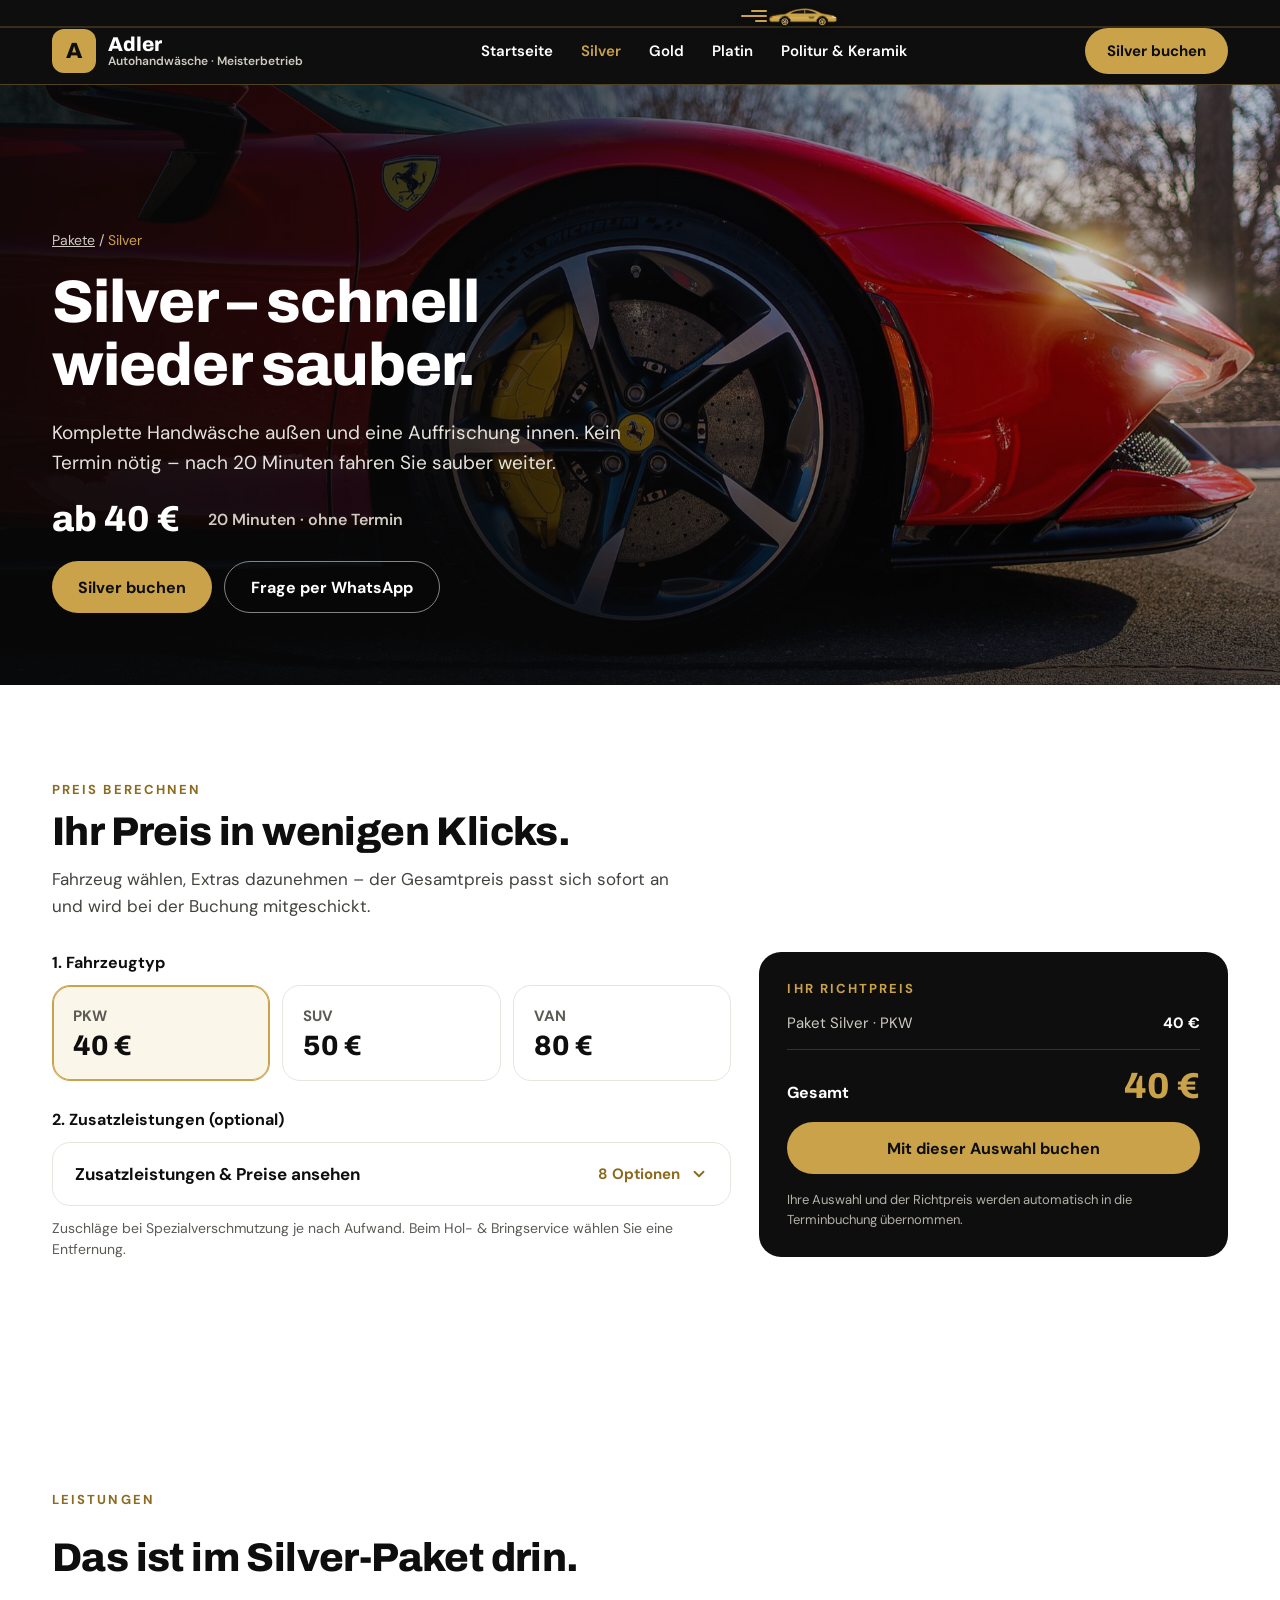
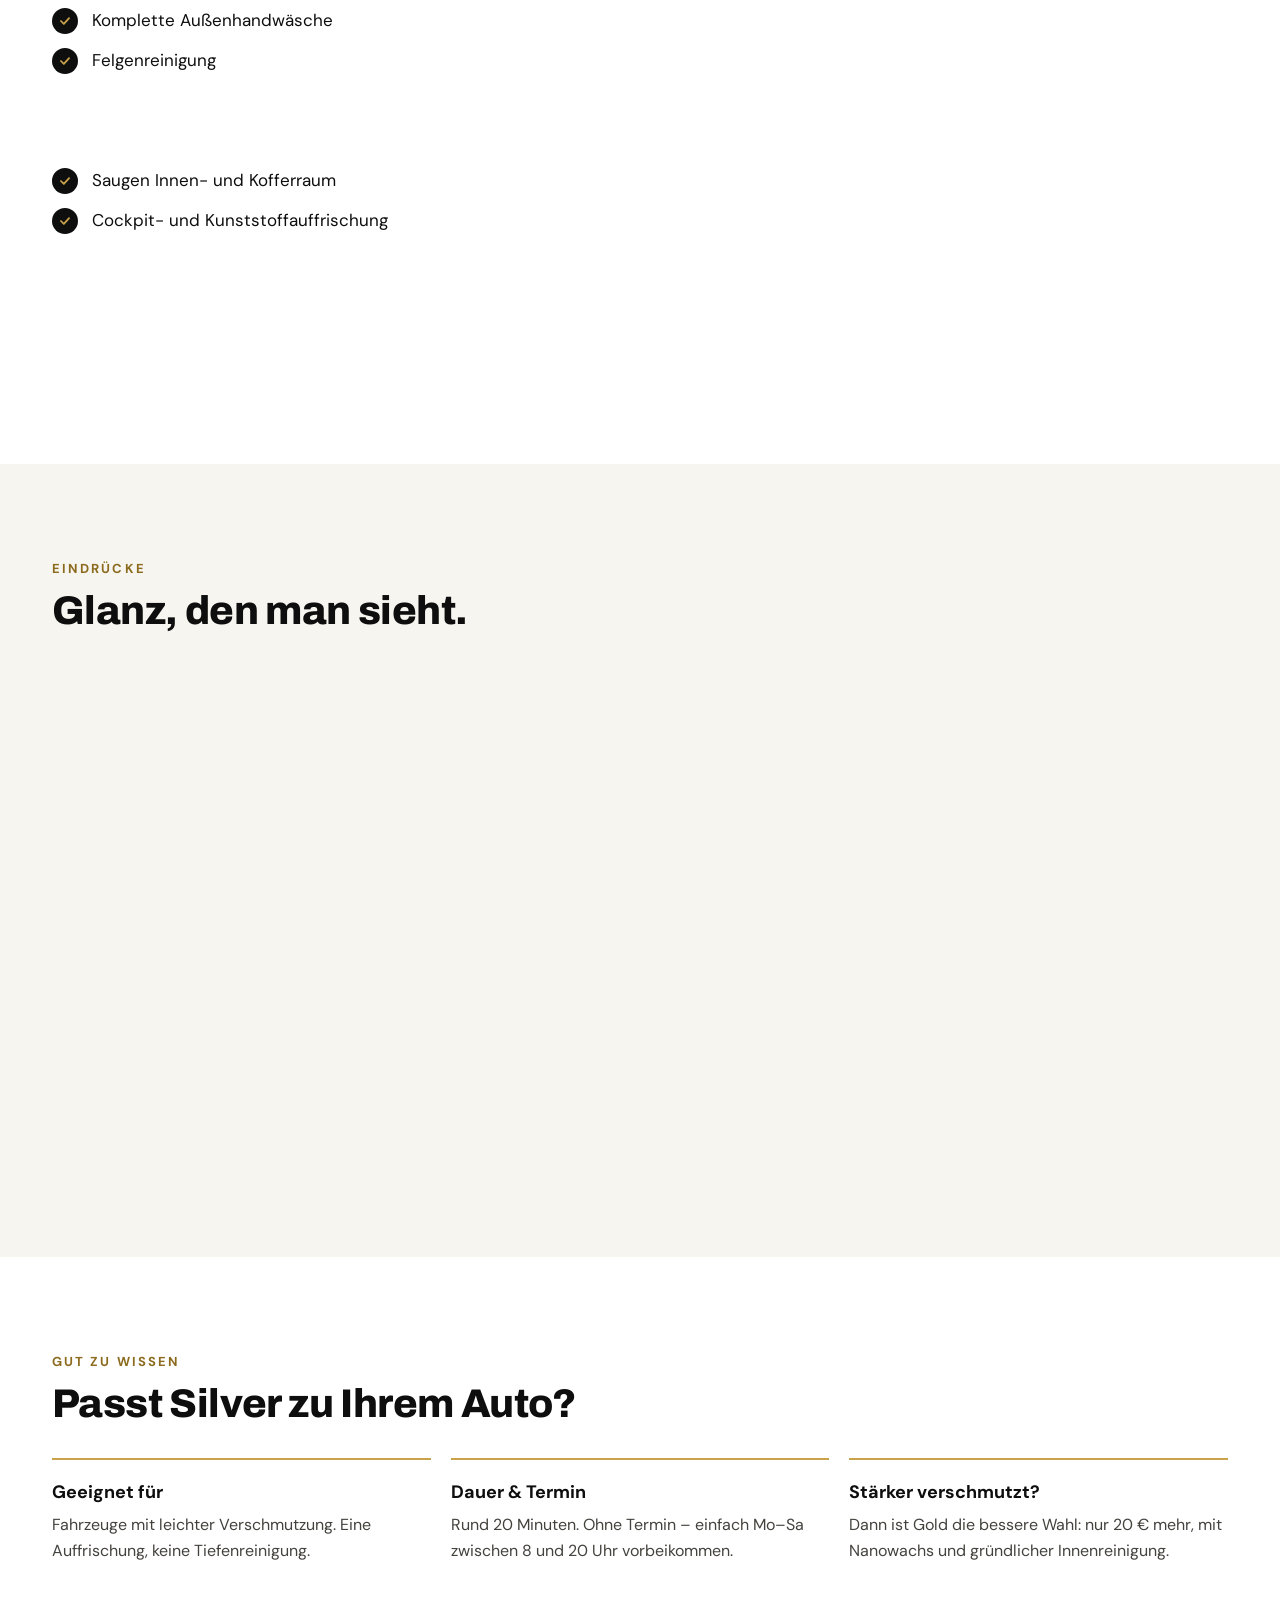
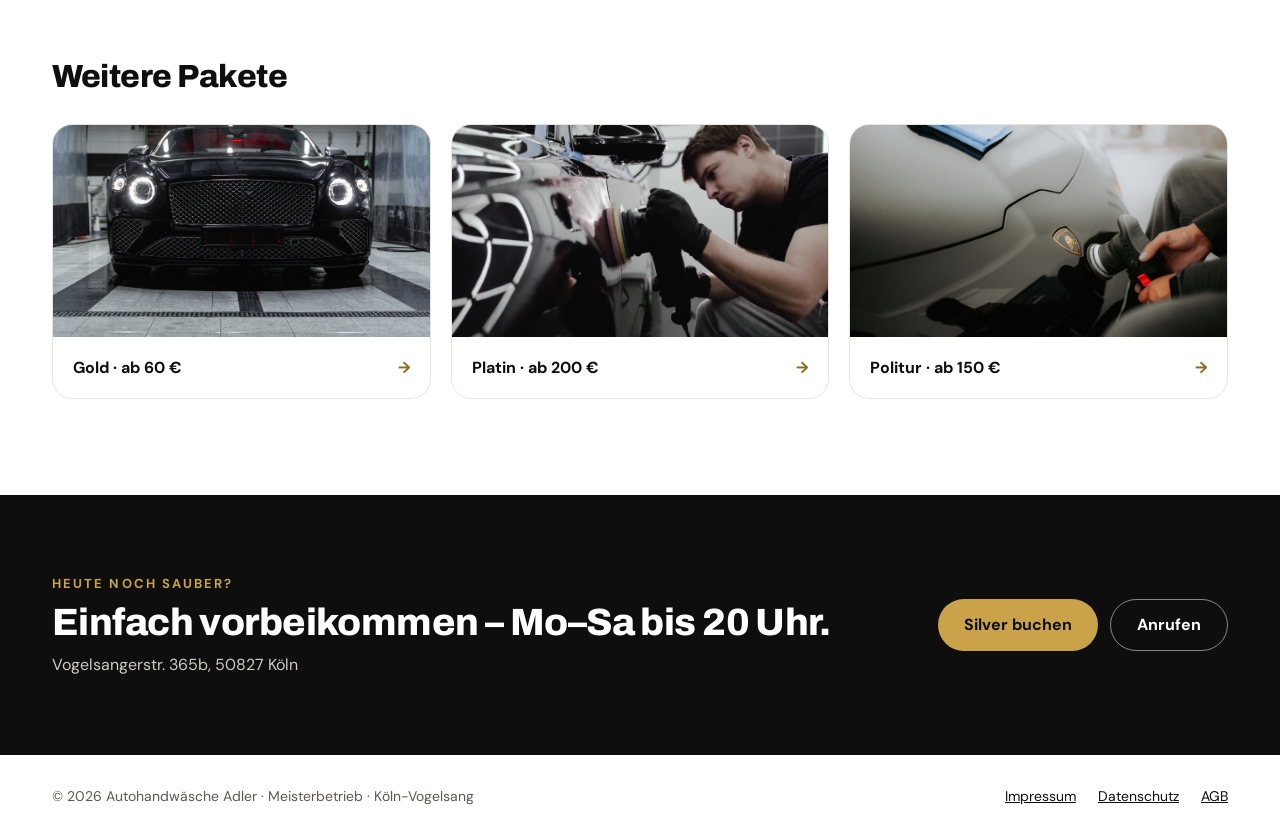
<file: silver.html>
<!doctype html>
<html lang="de">
<head>
<meta charset="utf-8">
<meta name="viewport" content="width=device-width, initial-scale=1">
<title>Silver-Paket ab 40 € – Autohandwäsche Köln | Adler</title>
<meta name="description" content="Autohandwäsche Adler – Meisterbetrieb für Handwäsche, Aufbereitung, Politur und Keramikversiegelung in Köln-Vogelsang. 4,9★ bei Google, ab 40 €.">
<meta name="theme-color" content="#0E0E0E">
<link rel="preconnect" href="https://fonts.googleapis.com">
<link href="https://fonts.googleapis.com/css2?family=Archivo:wght@500;600;700;800&amp;family=DM+Sans:wght@400;500;600;700&amp;display=swap" rel="stylesheet">
<style>
body{margin:0;background:#FFFFFF;color:#0E0E0E;font-family:'DM Sans',system-ui,sans-serif;-webkit-font-smoothing:antialiased}
*{box-sizing:border-box}
a{color:#8C6B1F}a:hover{color:#0E0E0E}
h1,h2,h3{font-family:'Archivo',system-ui,sans-serif;margin:0;letter-spacing:-0.015em}
p{margin:0}
.wrap{max-width:1240px;margin:0 auto;padding:0 32px}
.btn{display:inline-flex;align-items:center;justify-content:center;gap:10px;min-height:52px;padding:0 26px;border-radius:999px;font-weight:700;font-size:16px;text-decoration:none;white-space:nowrap}
.btn-gold{background:#C9A24A;color:#0E0E0E}.btn-gold:hover{background:#DDB862;color:#0E0E0E}
.btn-black{background:#0E0E0E;color:#FFFFFF}.btn-black:hover{background:#2A2A2A;color:#FFFFFF}
.btn-line{border:1.5px solid rgba(255,255,255,.5);color:#FFFFFF}.btn-line:hover{border-color:#C9A24A;color:#C9A24A}
.btn-outline{border:1.5px solid #0E0E0E;color:#0E0E0E}.btn-outline:hover{background:#0E0E0E;color:#FFFFFF}
.eyebrow{font-size:13px;font-weight:700;letter-spacing:.16em;text-transform:uppercase;color:#8C6B1F}
.nav{display:flex;gap:28px}.nav a{color:#FFFFFF;text-decoration:none;font-weight:600;font-size:15px}.nav a:hover,.nav a.on{color:#C9A24A}
.cover{display:block;width:100%;object-fit:cover}
.sub-hero{position:relative;overflow:hidden;background:#0B0B0B;min-height:600px;display:flex;align-items:flex-end}
.sub-hero img{position:absolute;inset:0;width:100%;height:100%;object-fit:cover}
.sub-shade{position:absolute;inset:0;background:linear-gradient(90deg,rgba(8,8,8,.9) 0%,rgba(8,8,8,.7) 42%,rgba(8,8,8,.2) 80%),linear-gradient(0deg,rgba(8,8,8,.6) 0%,rgba(8,8,8,0) 45%)}
.price-row{display:grid;grid-template-columns:repeat(3,minmax(0,1fr));gap:20px}
.price{border:1px solid #E8E5DE;border-radius:22px;padding:28px;display:flex;flex-direction:column;gap:12px;background:#FFFFFF}
.split{display:grid;grid-template-columns:minmax(0,1fr) minmax(0,1fr);gap:64px;align-items:center}
.checks{list-style:none;margin:0;padding:0;display:flex;flex-direction:column;gap:14px}
.checks li{display:flex;gap:14px;align-items:flex-start;font-size:17px;line-height:1.45}
.tick{flex:none;width:26px;height:26px;border-radius:50%;background:#0E0E0E;display:flex;align-items:center;justify-content:center}
.gallery{display:grid;grid-template-columns:repeat(3,minmax(0,1fr));grid-auto-rows:240px;gap:16px}
.gallery img{width:100%;height:100%;object-fit:cover;border-radius:20px;display:block}
.g-big{grid-column:span 2;grid-row:span 2}
.info{display:grid;grid-template-columns:repeat(3,minmax(0,1fr));gap:20px}
.others{display:grid;grid-template-columns:repeat(3,minmax(0,1fr));gap:20px}
.other{display:flex;flex-direction:column;border:1px solid #E8E5DE;border-radius:20px;overflow:hidden;text-decoration:none;color:#0E0E0E}
.other:hover{border-color:#C9A24A;color:#0E0E0E}
.cfg{display:grid;grid-template-columns:minmax(0,1.45fr) minmax(0,1fr);gap:28px;align-items:start}
.veh-row{display:grid;grid-template-columns:repeat(3,minmax(0,1fr));gap:12px}
.veh{min-height:96px;border:1.5px solid #E8E5DE;border-radius:18px;background:#FFFFFF;cursor:pointer;display:flex;flex-direction:column;align-items:flex-start;justify-content:center;gap:4px;padding:16px 20px;font:inherit;color:#0E0E0E;text-align:left}
.veh:hover{border-color:#C9A24A}
.veh.on{border-color:#C9A24A;background:#FBF6EA;box-shadow:inset 0 0 0 1px #C9A24A}
.drop{border:1px solid #E8E5DE;border-radius:18px;background:#FFFFFF;overflow:hidden}
.drop summary{cursor:pointer;list-style:none;padding:20px 22px;display:flex;justify-content:space-between;align-items:center;gap:12px;font-weight:700;font-size:17px}
.drop summary::-webkit-details-marker{display:none}
.opt{display:flex;align-items:center;gap:14px;padding:14px 22px;border-top:1px solid #F0EDE6;cursor:pointer;font-size:15px;line-height:1.4}
.opt:hover{background:#FBF9F4}
.opt.on{background:#FBF6EA}
.opt input{width:20px;height:20px;accent-color:#0E0E0E;flex:none;margin:0}
.opt-price{margin-left:auto;font-weight:700;white-space:nowrap;padding-left:12px}
.sum{background:#0E0E0E;color:#FFFFFF;border-radius:22px;padding:28px;display:flex;flex-direction:column;gap:16px}
@media (max-width:900px){.cfg{grid-template-columns:minmax(0,1fr)}.split,.price-row,.info,.others{grid-template-columns:minmax(0,1fr);gap:20px}.gallery{grid-template-columns:repeat(2,minmax(0,1fr));grid-auto-rows:180px}.nav{display:none}.sub-hero{min-height:520px}.sub-shade{background:rgba(8,8,8,.7)}}
@media (max-width:560px){.wrap{padding:0 16px}.h1{font-size:40px}.h2{font-size:30px}.btn{width:100%}.g-big{grid-column:span 2;grid-row:span 1}}
.veh-l{font-weight:700;font-size:15px;color:#5C5A55}.veh-p{font-family:Archivo,sans-serif;font-weight:800;font-size:28px}.sum-line{display:flex;justify-content:space-between;gap:12px}.sum-line strong{color:#FFFFFF;white-space:nowrap}[hidden]{display:none!important}html{scroll-behavior:smooth}
</style>
<link rel="stylesheet" href="assets/fx.css">
</head>
<body>
<div style="width: 100%; background: #FFFFFF">

<header style="background: #0E0E0E; border-bottom: 1px solid rgba(201,162,74,.35)">
<div class="wrap" style="display: flex; align-items: center; justify-content: space-between; gap: 24px; min-height: 84px">
<a href="index.html" style="display: flex; align-items: center; gap: 12px; text-decoration: none">
<span aria-hidden="true" style="width: 44px; height: 44px; border-radius: 12px; background: #C9A24A; color: #0E0E0E; display: flex; align-items: center; justify-content: center; font-family: 'Archivo', sans-serif; font-weight: 800; font-size: 22px">A</span>
<span style="display: flex; flex-direction: column; line-height: 1.1"><span style="font-family: 'Archivo', sans-serif; font-weight: 800; font-size: 20px; color: #FFFFFF">Adler</span><span style="font-size: 12px; color: #CFCBC2; font-weight: 600">Autohandwäsche · Meisterbetrieb</span></span>
</a>
<nav class="nav" aria-label="Pakete">
<a href="index.html">Startseite</a>
<a class="on" href="silver.html">Silver</a>
<a href="gold.html">Gold</a>
<a href="platin.html">Platin</a>
<a href="politur.html">Politur &amp; Keramik</a>
</nav>
<a class="btn btn-gold" href="https://cal.eu/adlerwash/silver" style="min-height: 46px; padding: 0 22px; font-size: 15px">Silver buchen</a>
</div>
</header>

<section class="sub-hero">
<img src="assets/ferrari.jpg" alt="Roter Sportwagen mit glänzendem Lack und sauberer Felge" style="object-position: 60% 60%">
<div class="sub-shade" aria-hidden="true"></div>
<div class="wrap" style="position: relative; z-index: 2; width: 100%; padding-top: 80px; padding-bottom: 72px">
<div style="display: flex; flex-direction: column; gap: 22px; max-width: 620px">
<span style="font-size: 14px; color: #CFCBC2"><a href="index.html#pakete" style="color: #CFCBC2">Pakete</a> / <span style="color: #C9A24A">Silver</span></span>
<h1 class="h1" style="font-size: 60px; line-height: 1.04; font-weight: 800; color: #FFFFFF">Silver – schnell wieder sauber.</h1>
<p style="font-size: 19px; line-height: 1.55; color: #E6E3DC">Komplette Handwäsche außen und eine Auffrischung innen. Kein Termin nötig – nach 20 Minuten fahren Sie sauber weiter.</p>
<div style="display: flex; flex-wrap: wrap; gap: 12px 28px; align-items: center; color: #FFFFFF">
<span style="font-family: 'Archivo', sans-serif; font-weight: 800; font-size: 36px">ab 40 €</span>
<span style="font-weight: 600; color: #CFCBC2">20 Minuten · ohne Termin</span>
</div>
<div style="display: flex; flex-wrap: wrap; gap: 12px">
<a class="btn btn-gold" href="https://cal.eu/adlerwash/silver">Silver buchen</a>
<a class="btn btn-line" href="https://api.whatsapp.com/send?phone=491629188513">Frage per WhatsApp</a>
</div>
</div>
</div>
</section>

<section style="padding: 96px 0 0">
<div class="wrap" style="display: flex; flex-direction: column; gap: 32px">
<div style="display: flex; flex-direction: column; gap: 12px">
<span class="eyebrow">Preis berechnen</span>
<h2 class="h2" style="font-size: 40px; line-height: 1.1; font-weight: 800">Ihr Preis in wenigen Klicks.</h2>
<p style="font-size: 17px; line-height: 1.6; color: #44423D; max-width: 640px">Fahrzeug wählen, Extras dazunehmen – der Gesamtpreis passt sich sofort an und wird bei der Buchung mitgeschickt.</p>
</div>
<div class="cfg" id="rechner" data-paket='{"name":"Silver","slug":"silver","prices":{"PKW":40,"SUV":50,"VAN":80}}'>
<div style="display: flex; flex-direction: column; gap: 28px">
<div style="display: flex; flex-direction: column; gap: 12px">
<strong style="font-size: 16px">1. Fahrzeugtyp</strong>
<div class="veh-row" data-veh></div>
</div>
<div style="display: flex; flex-direction: column; gap: 12px">
<strong style="font-size: 16px">2. Zusatzleistungen (optional)</strong>
<details class="drop">
<summary><span>Zusatzleistungen &amp; Preise ansehen</span><span style="display: flex; align-items: center; gap: 10px; color: #8C6B1F; font-size: 15px"><span data-count>8 Optionen</span><svg width="18" height="18" viewBox="0 0 24 24" fill="none" stroke="currentColor" stroke-width="2.4" stroke-linecap="round" stroke-linejoin="round" aria-hidden="true"><path d="M6 9l6 6 6-6"/></svg></span></summary>
<div data-opts></div>
</details>
<p style="font-size: 14px; color: #5C5A55; line-height: 1.5">Zuschläge bei Spezialverschmutzung je nach Aufwand. Beim Hol- &amp; Bringservice wählen Sie eine Entfernung.</p>
</div>
</div>
<div class="sum">
<span class="eyebrow" style="color: #C9A24A">Ihr Richtpreis</span>
<div data-lines style="display: flex; flex-direction: column; gap: 10px; font-size: 15px; color: #CFCBC2"></div>
<div style="border-top: 1px solid rgba(255,255,255,.15); padding-top: 16px; display: flex; justify-content: space-between; align-items: baseline; gap: 12px; flex-wrap: wrap"><span style="font-weight: 700">Gesamt</span><span data-total style="font-family: 'Archivo', sans-serif; font-weight: 800; font-size: 36px; color: #C9A24A; white-space: nowrap"></span></div>
<span data-anfrage hidden style="font-size: 13px; color: #CFCBC2">+ Positionen auf Anfrage – Preis nach Besichtigung.</span>
<a class="btn btn-gold" data-book href="https://cal.eu/adlerwash" target="_blank" rel="noopener">Mit dieser Auswahl buchen</a>
<span style="font-size: 13px; line-height: 1.5; color: #B5B1A8">Ihre Auswahl und der Richtpreis werden automatisch in die Terminbuchung übernommen.</span>
</div>
</div>
</div>
</section>

<section style="padding: 96px 0">
<div class="wrap split">
<div style="display: flex; flex-direction: column; gap: 28px">
<span class="eyebrow">Leistungen</span>
<h2 class="h2" style="font-size: 40px; line-height: 1.1; font-weight: 800">Das ist im Silver-Paket drin.</h2>
<ul class="checks">
<li><span class="tick" aria-hidden="true"><svg width="14" height="14" viewBox="0 0 24 24" fill="none" stroke="#C9A24A" stroke-width="3" stroke-linecap="round" stroke-linejoin="round"><path d="M5 12l5 5 9-10"/></svg></span>Komplette Außenhandwäsche</li>
<li><span class="tick" aria-hidden="true"><svg width="14" height="14" viewBox="0 0 24 24" fill="none" stroke="#C9A24A" stroke-width="3" stroke-linecap="round" stroke-linejoin="round"><path d="M5 12l5 5 9-10"/></svg></span>Felgenreinigung</li>
<li><span class="tick" aria-hidden="true"><svg width="14" height="14" viewBox="0 0 24 24" fill="none" stroke="#C9A24A" stroke-width="3" stroke-linecap="round" stroke-linejoin="round"><path d="M5 12l5 5 9-10"/></svg></span>Scheibenreinigung</li>
<li><span class="tick" aria-hidden="true"><svg width="14" height="14" viewBox="0 0 24 24" fill="none" stroke="#C9A24A" stroke-width="3" stroke-linecap="round" stroke-linejoin="round"><path d="M5 12l5 5 9-10"/></svg></span>Fußmattenreinigung</li>
<li><span class="tick" aria-hidden="true"><svg width="14" height="14" viewBox="0 0 24 24" fill="none" stroke="#C9A24A" stroke-width="3" stroke-linecap="round" stroke-linejoin="round"><path d="M5 12l5 5 9-10"/></svg></span>Saugen Innen- und Kofferraum</li>
<li><span class="tick" aria-hidden="true"><svg width="14" height="14" viewBox="0 0 24 24" fill="none" stroke="#C9A24A" stroke-width="3" stroke-linecap="round" stroke-linejoin="round"><path d="M5 12l5 5 9-10"/></svg></span>Cockpit- und Kunststoffauffrischung</li>
</ul>
</div>
<img class="cover" src="assets/bentley.jpg" alt="Frisch gewaschenes Auto in der Halle" style="aspect-ratio: 4 / 4.4; border-radius: 28px; object-position: 50% 45%">
</div>
</section>

<section style="background: #F7F5F0; padding: 96px 0">
<div class="wrap" style="display: flex; flex-direction: column; gap: 32px">
<div style="display: flex; flex-direction: column; gap: 12px"><span class="eyebrow">Eindrücke</span><h2 class="h2" style="font-size: 40px; line-height: 1.1; font-weight: 800">Glanz, den man sieht.</h2></div>
<div class="gallery">
<img class="g-big" src="assets/ferrari.jpg" alt="Glänzender Lack und saubere Felge">
<img src="assets/hero-poster.jpg" alt="Mitarbeiter bei der Arbeit" style="object-position: 70% 40%">
<img src="assets/bentley.jpg" alt="Auto in der Waschhalle">
</div>
</div>
</section>

<section style="padding: 96px 0">
<div class="wrap" style="display: flex; flex-direction: column; gap: 32px">
<div style="display: flex; flex-direction: column; gap: 12px"><span class="eyebrow">Gut zu wissen</span><h2 class="h2" style="font-size: 40px; line-height: 1.1; font-weight: 800">Passt Silver zu Ihrem Auto?</h2></div>
<div class="info">
<div style="border-top: 2px solid #C9A24A; padding-top: 20px; display: flex; flex-direction: column; gap: 8px"><strong style="font-size: 18px">Geeignet für</strong><p style="color: #44423D; line-height: 1.6">Fahrzeuge mit leichter Verschmutzung. Eine Auffrischung, keine Tiefenreinigung.</p></div>
<div style="border-top: 2px solid #C9A24A; padding-top: 20px; display: flex; flex-direction: column; gap: 8px"><strong style="font-size: 18px">Dauer &amp; Termin</strong><p style="color: #44423D; line-height: 1.6">Rund 20 Minuten. Ohne Termin – einfach Mo–Sa zwischen 8 und 20 Uhr vorbeikommen.</p></div>
<div style="border-top: 2px solid #C9A24A; padding-top: 20px; display: flex; flex-direction: column; gap: 8px"><strong style="font-size: 18px">Stärker verschmutzt?</strong><p style="color: #44423D; line-height: 1.6">Dann ist Gold die bessere Wahl: nur 20 € mehr, mit Nanowachs und gründlicher Innenreinigung.</p></div>
</div>
</div>
</section>

<section style="padding: 0 0 96px">
<div class="wrap" style="display: flex; flex-direction: column; gap: 28px">
<h2 class="h2" style="font-size: 32px; line-height: 1.15; font-weight: 800">Weitere Pakete</h2>
<div class="others">
<a class="other" href="gold.html"><img class="cover" src="assets/bentley.jpg" alt="Bentley in der Waschhalle" style="aspect-ratio: 16 / 9"><div style="padding: 20px; display: flex; justify-content: space-between; gap: 12px"><strong>Gold · ab 60 €</strong><span style="color: #8C6B1F; font-weight: 700">→</span></div></a>
<a class="other" href="platin.html"><img class="cover" src="assets/hero-poster.jpg" alt="Fahrzeugaufbereitung" style="aspect-ratio: 16 / 9; object-position: 70% 40%"><div style="padding: 20px; display: flex; justify-content: space-between; gap: 12px"><strong>Platin · ab 200 €</strong><span style="color: #8C6B1F; font-weight: 700">→</span></div></a>
<a class="other" href="politur.html"><img class="cover" src="assets/polish.jpg" alt="Lackpolitur" style="aspect-ratio: 16 / 9"><div style="padding: 20px; display: flex; justify-content: space-between; gap: 12px"><strong>Politur · ab 150 €</strong><span style="color: #8C6B1F; font-weight: 700">→</span></div></a>
</div>
</div>
</section>

<section style="background: #0E0E0E; color: #FFFFFF; padding: 80px 0">
<div class="wrap" style="display: flex; flex-wrap: wrap; justify-content: space-between; align-items: center; gap: 28px">
<div style="display: flex; flex-direction: column; gap: 10px"><span class="eyebrow" style="color: #C9A24A">Heute noch sauber?</span><h2 class="h2" style="font-size: 38px; line-height: 1.1; font-weight: 800">Einfach vorbeikommen – Mo–Sa bis 20 Uhr.</h2><span style="color: #CFCBC2">Vogelsangerstr. 365b, 50827 Köln</span></div>
<div style="display: flex; flex-wrap: wrap; gap: 12px"><a class="btn btn-gold" href="https://cal.eu/adlerwash/silver">Silver buchen</a><a class="btn btn-line" href="tel:+491629188513">Anrufen</a></div>
</div>
</section>

<footer style="padding: 32px 0; font-size: 14px; color: #5C5A55">
<div class="wrap" style="display: flex; flex-wrap: wrap; justify-content: space-between; gap: 16px">
<span>© 2026 Autohandwäsche Adler · Meisterbetrieb · Köln-Vogelsang</span>
<div style="display: flex; gap: 22px; flex-wrap: wrap"><a href="https://adlerwash.de/impressum" style="color: #0E0E0E">Impressum</a><a href="https://adlerwash.de/datenschutz" style="color: #0E0E0E">Datenschutz</a><a href="https://adlerwash.de/agb" style="color: #0E0E0E">AGB</a></div>
</div>
</footer>

</div>
<script src="assets/rechner.js"></script>
<script src="assets/fx.js" defer></script>
</body>
</html>
</file>
<file: assets/fx.css>
/* Adler – Animationen (Gold-Glanz, Einblenden beim Scrollen, Hover-Effekte) */

/* Sportwagen-Fahrbahn oben: fährt beim Laden durch und dann beim Scrollen mit */
.fx-road{position:fixed;top:0;left:0;right:0;height:30px;z-index:999;pointer-events:none}
.fx-road-line{position:absolute;left:0;right:0;bottom:2px;height:2px;background:rgba(201,162,74,.22)}
.fx-road-fill{position:absolute;left:0;right:0;bottom:2px;height:2px;background:#C9A24A;transform-origin:0 50%;transform:scaleX(0)}
.fx-car{position:absolute;left:0;bottom:3px;width:72px;height:24px;will-change:transform;filter:drop-shadow(0 2px 3px rgba(0,0,0,.35))}
.fx-car svg{display:block;width:100%;height:100%;transition:transform .35s ease}
.fx-car.back svg{transform:scaleX(-1)}
.fx-speed{position:absolute;right:100%;top:7px;width:26px;height:12px;opacity:0;transition:opacity .25s ease}
.fx-car.back .fx-speed{right:auto;left:100%;transform:scaleX(-1)}
.fx-car.moving .fx-speed{opacity:1}
.fx-speed i{position:absolute;right:0;height:2px;border-radius:2px;background:#C9A24A}
.fx-speed i:nth-child(1){top:0;width:60%}.fx-speed i:nth-child(2){top:5px;width:100%}.fx-speed i:nth-child(3){top:10px;width:45%}
.fx-car.intro{transition:transform 2.2s cubic-bezier(.55,0,.25,1)}
.fx-car.settle{transition:transform .9s cubic-bezier(.2,.7,.2,1)}
.hero-head > .wrap,body > div > header > .wrap{padding-top:18px}
@media (max-width:560px){.fx-car{width:56px;height:19px}.fx-road{height:26px}}

/* Hero: Text läuft beim Laden nacheinander ein */
@keyframes fxUp{from{opacity:0;transform:translateY(32px)}to{opacity:1;transform:none}}
.hero-body > div > *,.sub-hero .wrap > div > *{animation:fxUp .9s cubic-bezier(.2,.7,.2,1) both}
.hero-body > div > *:nth-child(1),.sub-hero .wrap > div > *:nth-child(1){animation-delay:.15s}
.hero-body > div > *:nth-child(2),.sub-hero .wrap > div > *:nth-child(2){animation-delay:.3s}
.hero-body > div > *:nth-child(3),.sub-hero .wrap > div > *:nth-child(3){animation-delay:.45s}
.hero-body > div > *:nth-child(4),.sub-hero .wrap > div > *:nth-child(4){animation-delay:.6s}
.hero-body > div > *:nth-child(5),.sub-hero .wrap > div > *:nth-child(5){animation-delay:.75s}
.hero-body > div > *:nth-child(6),.sub-hero .wrap > div > *:nth-child(6){animation-delay:.9s}
.hero-trust{animation:fxUp 1s cubic-bezier(.2,.7,.2,1) 1s both}

/* Hero-Video und Hero-Bilder: langsamer Zoom */
@keyframes fxZoom{from{transform:scale(1.12)}to{transform:scale(1)}}
.hero-video,.sub-hero > img{animation:fxZoom 9s cubic-bezier(.2,.6,.2,1) both}

/* Gold-Glanz über die goldenen Buttons – wie Licht auf frischem Lack */
.btn{position:relative;overflow:hidden;transition:transform .25s ease,box-shadow .25s ease,background .25s ease,color .25s ease,border-color .25s ease}
.btn:hover{transform:translateY(-2px)}
.btn-gold:hover{box-shadow:0 12px 30px rgba(201,162,74,.45)}
.btn-gold::after{content:"";position:absolute;top:0;left:-60%;width:40%;height:100%;background:linear-gradient(100deg,rgba(255,255,255,0) 0%,rgba(255,255,255,.65) 50%,rgba(255,255,255,0) 100%);transform:skewX(-20deg);animation:fxSheen 4.5s ease-in-out 1.6s infinite;pointer-events:none}
@keyframes fxSheen{0%{left:-60%}22%{left:130%}100%{left:130%}}

/* Einblenden beim Scrollen */
.fx-pre{opacity:0;transform:translateY(40px)}
.fx-in{opacity:1;transform:none;transition:opacity .9s cubic-bezier(.2,.7,.2,1) var(--d,0s),transform .9s cubic-bezier(.2,.7,.2,1) var(--d,0s)}
/* Bilder: Polier-Wisch von links */
.fx-wipe.fx-pre{opacity:1;transform:none;clip-path:inset(0 100% 0 0)}
.fx-wipe.fx-in{clip-path:inset(0 0 0 0);transition:clip-path 1.3s cubic-bezier(.7,0,.2,1) var(--d,0s)}

/* Paketkarten: anheben, Bild zoomt, Goldrahmen */
.pk,.other{transition:transform .45s cubic-bezier(.2,.7,.2,1),box-shadow .45s ease,border-color .3s ease}
.pk img,.other img{transition:transform 1.1s cubic-bezier(.2,.7,.2,1)}
.pk:hover,.other:hover{transform:translateY(-8px);box-shadow:0 26px 50px rgba(14,14,14,.16)}
.pk:hover img,.other:hover img{transform:scale(1.07)}
.pk-dark:hover{box-shadow:0 26px 60px rgba(201,162,74,.28)}

/* Galerie-Bilder: Zoom beim Überfahren */
.gallery img{transition:transform .9s cubic-bezier(.2,.7,.2,1),filter .6s ease}
.gallery img:hover{transform:scale(1.03);filter:brightness(1.08)}

/* Preiskarten & Fahrzeugwahl */
.price,.veh{transition:transform .3s ease,box-shadow .3s ease,border-color .3s ease,background .3s ease}
.price:hover,.veh:hover{transform:translateY(-4px);box-shadow:0 16px 36px rgba(14,14,14,.1)}

/* Rechner: Gesamtpreis springt bei Änderung */
@keyframes fxPop{0%{transform:scale(1)}35%{transform:scale(1.16);color:#FFFFFF}100%{transform:scale(1)}}
[data-total].pop{display:inline-block;animation:fxPop .5s cubic-bezier(.2,.7,.2,1)}

/* Sterne funkeln nacheinander */
@keyframes fxStar{0%,100%{opacity:1;text-shadow:none}50%{opacity:.75;text-shadow:0 0 14px rgba(201,162,74,.9)}}
.fx-star{display:inline-block;animation:fxStar 2.6s ease-in-out infinite}

/* FAQ: weiches Aufklappen */
details[open] > p{animation:fxUp .45s ease both}
.plus{transition:transform .3s ease,background .3s ease}
details[open] .plus{transform:rotate(180deg);background:#C9A24A;color:#0E0E0E}

@media (prefers-reduced-motion: reduce){
  *,*::before,*::after{animation:none!important;transition:none!important}
  .fx-pre{opacity:1!important;transform:none!important;clip-path:none!important}
}
</file>
